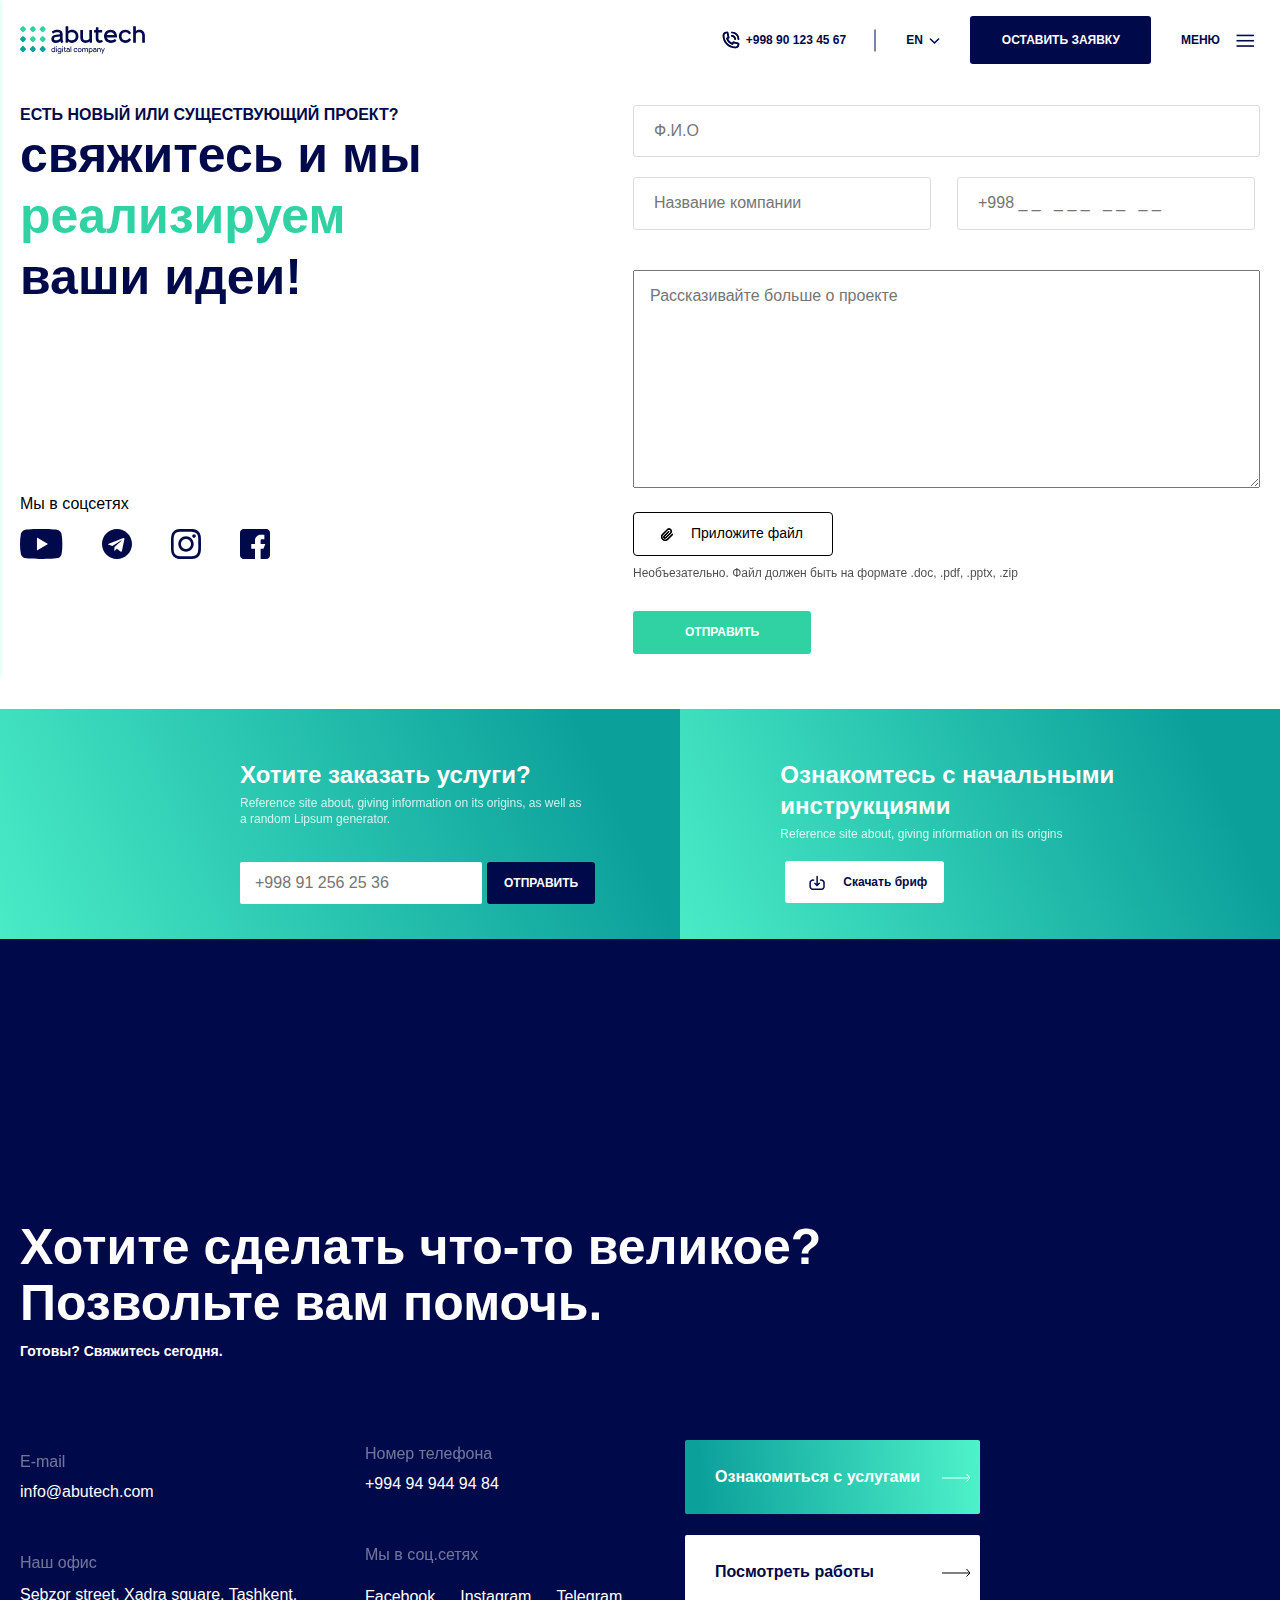
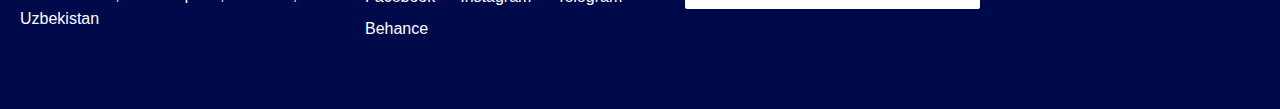
<file: contact.html>
<!DOCTYPE html>
<html lang="en">

<head>
  <meta charset="UTF-8">
  <meta http-equiv="X-UA-Compatible" content="IE=edge">
  <meta name="viewport" content="width=device-width, initial-scale=1.0">
  <title>Contact us</title>
  <link rel="shortcut icon" href="./images/logo.svg">
  <link rel="stylesheet" href="./css/main.css">
</head>

<body>
  <header class="site-header header">
    <div class="container">
      <div class="header__wrapper header">
        <a href="index.html">
          <img class="header__logo" src="./images/logo.svg" alt="site logo" width="125" height="27"
            aria-label="Site-logo">
        </a>
        <a class="header__phone-number" href="tel:+998901234567">+998 90 123 45 67</a>
        <p class="header__choose-language">EN</p>
        <a class="header__button site-button" href="contact.html">оставить заявку</a>
        <p class="header__menu">меню</p>

        <nav class="header__nav">

          <input class="header__nav-input" type="checkbox" id="check">
          <label class="header__checkbtn" for="check">
            <img class="header__burger-img" src="./images/header-burger.svg" alt="header-burger" width="17" height="11"
              aria-label="header burger">
          </label>

          <ul class="header__list">

            <li class="header__menu-text-wrapper">
              <a href="index.html">
                <img class="header__logo menu-logo menu-logo-res" src="./images/logo.svg" alt="site logo" width="179"
                  height="39" aria-label="Site-logo">
              </a>

              <p class="header__menu-text">закрыть</p>
              <label class="header__checkbtn" for="check">
                <img class="header__menu-icon-back" src="./images/menu-icon-back.svg" alt="header-burger" width="17"
                  height="11" aria-label="header burger">
              </label>

            </li>

            <li>
              <a href="index.html">
                <img class="header__logo menu-logo" src="./images/logo.svg" alt="site logo" width="179" height="39"
                  aria-label="Site-logo">
              </a>
            </li>

            <li class="header__item-language language">
              <p class="language__text">en</p>
              <p class="language__text language__text--active">ru</p>
              <p class="language__text">eng</p>
            </li>

            <li class="header__item">
              <a class="header__item-link" href="index.html">Главная</a>
            </li>

            <!-- <li class="header__item">
              <a class="header__item-link" href="#">О нас</a>
            </li>

            <li class="header__item">
              <a class="header__item-link" href="#">Сервисы</a>
            </li> -->

            <li class="header__item">
              <a class="header__item-link" href="resources.html">Ресурсы</a>
            </li>

            <li class="header__item">
              <a class="header__item-link" href="project.html">Проекты</a>
            </li>

            <li class="header__item">
              <a class="header__item-link" href="contact.html">Контакты</a>
            </li>

            <li>
              <a class="header__button site-button menu-button" href="contact.html">оставить заявку</a>
            </li>

            <li class="header__menu-footer footer-menu">
              <p class="footer-menu__text">Номер телефона</p>
              <a class="footer-menu__contact" href="tel:+994949449484 ">+994 94 944 94 84</a>
              <p class="footer-menu__media-text">Мы в соц.сетях</p>

              <div class="footer-menu__media-wrapper">
                <a class="footer-menu__media-wrapper-link" href="#">facebook</a>
                <a class="footer-menu__media-wrapper-link" href="#">instagram</a>
                <a class="footer-menu__media-wrapper-link" href="#">linkedin</a>
                <a class="footer-menu__media-wrapper-link" href="#">behance</a>
              </div>
            </li>

          </ul>
        </nav>

      </div>
    </div>
  </header>

  <main>
    <!-- FORM SECTION -->

    <section class="form-section form">
      <div class="container">
        <div class="form__wrapper wrapper">
          <div class="wrapper__left left">
            <p class="left__upper-title">есть новый или существующий проект?</p>
            <h2 class="left__title">свяжитесь и мы <span class="left__title-part">реализируем</span> ваши идеи!</h2>

            <div class="wrapper__right wrapper__right-res right">
              <form action="https://echo.htmlacademy.ru" method="POST">
                <input class="right__name-input" type="text" name="name_surname-patronymic" placeholder="Ф.И.О" required>
  
                <div class="right__input-wrapper">
                  <input class="right__company-input" type="text" name="Name_company" placeholder="Название компании" required>
                  <input class="right__company-phone-num right__company-input" type="tel" name="phone_number" placeholder="+998 _ _   _ _ _   _ _   _ _" required>
                </div>
  
                <textarea class="right__textaria" name="messega" placeholder="Рассказивайте больше о проекте" cols="7" rows="10"></textarea>
  
                <input id="file" type="file" placeholder="Приложите файл">
                <label class="right__file-btn" for="file">Приложите файл</label>
  
                <p class="right__file-text">Необъезательно. Файл должен быть на формате .doc, .pdf, .pptx, .zip</p>
  
                <button class="right__form-button" type="submit">отправить</button>
              </form>
            </div>

            <div class="left__madia-block media">
              <p class="media__title">Мы в соцсетях</p>
              <ul class="media__list">
                <li class="media__item">
                  <a href="https://www.youtube.com/results?search_query=abutech+digital">
                    <svg class="media__item-icon" width="43" height="30" viewBox="0 0 43 30" fill="none" xmlns="http://www.w3.org/2000/svg">
                      <path
                        d="M41.4164 4.28649L41.4693 4.63237C40.9575 2.81649 39.5758 1.41532 37.8199 0.905318L37.7828 0.896494C34.4811 2.41925e-05 21.1946 2.43883e-05 21.1946 2.43883e-05C21.1946 2.43883e-05 7.94169 -0.0176228 4.6064 0.896494C2.81699 1.41532 1.43346 2.81649 0.930518 4.59531L0.921695 4.63237C-0.311833 11.0753 -0.320657 18.8171 0.976401 25.7153L0.921695 25.3659C1.43346 27.1818 2.81522 28.5829 4.5711 29.0929L4.60816 29.1018C7.90639 30 21.1964 30 21.1964 30C21.1964 30 34.4475 30 37.7846 29.1018C39.5758 28.5829 40.9593 27.1818 41.4622 25.4029L41.4711 25.3659C42.0322 22.3694 42.3534 18.9212 42.3534 15.3988C42.3534 15.27 42.3534 15.1394 42.3517 15.0088C42.3534 14.8888 42.3534 14.7459 42.3534 14.603C42.3534 11.0788 42.0322 7.63061 41.4164 4.28649ZM16.9558 21.4429V8.57296L28.0134 15.0177L16.9558 21.4429Z"
                        fill="#00094A" />
                    </svg>
                  </a>
                </li>

                <li class="media__item">
                  <a href="#">
                    <svg class="media__item-icon" width="30" height="30" viewBox="0 0 30 30" fill="none" xmlns="http://www.w3.org/2000/svg">
                      <path
                        d="M15 30C23.2863 30 30 23.2863 30 15C30 6.71375 23.2863 0 15 0C6.71375 0 0 6.71375 0 15C0 23.2863 6.71375 30 15 30ZM6.86375 14.675L21.3263 9.09875C21.9975 8.85625 22.5837 9.2625 22.3662 10.2775L22.3675 10.2762L19.905 21.8775C19.7225 22.7 19.2337 22.9 18.55 22.5125L14.8 19.7487L12.9912 21.4913C12.7912 21.6913 12.6225 21.86 12.235 21.86L12.5013 18.0438L19.4513 11.765C19.7537 11.4987 19.3837 11.3488 18.985 11.6138L10.3963 17.0212L6.69375 15.8663C5.89 15.6112 5.8725 15.0625 6.86375 14.675Z"
                        fill="#00094A" />
                    </svg>
                  </a>
                </li>

                <li class="media__item">
                  <a href="#">
                    <svg class="media__item-icon" width="30" height="30" viewBox="0 0 30 30" fill="none" xmlns="http://www.w3.org/2000/svg">
                      <path
                        d="M15.005 7.29663C10.7514 7.29663 7.30768 10.7441 7.30768 14.994C7.30768 19.2477 10.7551 22.6914 15.005 22.6914C19.2587 22.6914 22.7024 19.2439 22.7024 14.994C22.7024 10.7403 19.255 7.29663 15.005 7.29663ZM15.005 19.9902C12.2438 19.9902 10.0089 17.7539 10.0089 14.994C10.0089 12.234 12.2451 9.99783 15.005 9.99783C17.765 9.99783 20.0012 12.234 20.0012 14.994C20.0025 17.7539 17.7662 19.9902 15.005 19.9902Z"
                        fill="#00094A" />
                      <path
                        d="M21.1849 0.0942317C18.425 -0.0345161 11.5888 -0.0282662 8.82638 0.0942317C6.39892 0.20798 4.25771 0.794219 2.53149 2.52044C-0.35346 5.40539 0.0152838 9.29282 0.0152838 14.994C0.0152838 20.8289 -0.30971 24.6263 2.53149 27.4675C5.42769 30.3625 9.37137 29.9837 15.005 29.9837C20.7849 29.9837 22.7799 29.9875 24.8236 29.1962C27.6023 28.1175 29.6998 25.6338 29.9048 21.1726C30.0348 18.4114 30.0273 11.5765 29.9048 8.81408C29.6573 3.54792 26.8311 0.354227 21.1849 0.0942317ZM25.5536 25.5588C23.6624 27.45 21.0387 27.2813 14.9688 27.2813C8.71888 27.2813 6.21268 27.3738 4.38396 25.54C2.27774 23.4438 2.65899 20.0776 2.65899 14.974C2.65899 8.06784 1.95025 3.09418 8.88138 2.73919C10.4739 2.68294 10.9426 2.66419 14.9513 2.66419L15.0075 2.70169C21.6687 2.70169 26.8948 2.0042 27.2086 8.93408C27.2798 10.5153 27.2961 10.9903 27.2961 14.9927C27.2948 21.1701 27.4123 23.6913 25.5536 25.5588Z"
                        fill="#00094A" />
                      <path
                        d="M23.0073 8.79159C24.0007 8.79159 24.8061 7.98628 24.8061 6.99287C24.8061 5.99947 24.0007 5.19415 23.0073 5.19415C22.0139 5.19415 21.2086 5.99947 21.2086 6.99287C21.2086 7.98628 22.0139 8.79159 23.0073 8.79159Z"
                        fill="#00094A" />
                    </svg>
                  </a>
                </li>

                <li class="media__item">
                  <a href="#">
                    <svg class="media__item-icon" width="30" height="30" viewBox="0 0 30 30" fill="none" xmlns="http://www.w3.org/2000/svg">
                      <path d="M3.75 30H15V19.6875H11.25V15H15V11.25C15 8.1425 17.5175 5.625 20.625 5.625H24.375V10.3125H22.5C21.465 10.3125 20.625 10.215 20.625 11.25V15H25.3125L23.4375 19.6875H20.625V30H26.25C28.3175 30 30 28.3175 30 26.25V3.75C30 1.68125 28.3175 0 26.25 0H3.75C1.68125 0 0 1.68125 0 3.75V26.25C0 28.3175 1.68125 30 3.75 30Z" fill="#00094A"/>
                      </svg>
                  </a>
                </li>
              </ul>
            </div>

          </div>
          <div class="wrapper__right right">
            <form action="https://echo.htmlacademy.ru" method="POST">
              <input class="right__name-input" type="text" name="name_surname-patronymic" placeholder="Ф.И.О" required>

              <div class="right__input-wrapper">
                <input class="right__company-input" type="text" name="Name_company" placeholder="Название компании" required>
                <input class="right__company-phone-num right__company-input" type="tel" name="phone_number" placeholder="+998 _ _   _ _ _   _ _   _ _" required>
              </div>

              <textarea class="right__textaria" name="messega" placeholder="Рассказивайте больше о проекте" cols="7" rows="10"></textarea>

              <input id="file" type="file" placeholder="Приложите файл">
              <label class="right__file-btn" for="file">Приложите файл</label>

              <p class="right__file-text">Необъезательно. Файл должен быть на формате .doc, .pdf, .pptx, .zip</p>

              <button class="right__form-button" type="submit">отправить</button>
            </form>
          </div>
        </div>
      </div>
    </section>

     <!-- ORDER SERVICE -->

     <section class="order-section order">
      <div class="order__wrapper order">

        <div class="order__block ">
          <h2 class="block__title">Хотите заказать услуги?</h2>
          <p class="block__text">Reference site about, giving information on its origins, as well as a random Lipsum
            generator.</p>

          <form class="block__form" action="https://echo.htmlacademy.ru" method="POST">
            <input class="block__input" type="tel" name="phone_number" required maxlength="12" minlength="12"
              placeholder="+998 91 256 25 36">
            <button class="block__button site-button" type="submit">отправить</button>
          </form>
          <div class="order__block-bgliner"></div>
        </div>

        <div class="order__block">
          <h2 class="block__title">Ознакомтесь с начальными
            инструкциями</h2>
          <p class="block__text">Reference site about, giving information on its origins</p>

          <button class="block__button block__button-two site-button" type="button">Скачать бриф</button>
          <div class="order__block-bgliner"></div>
        </div>

      </div>
    </section>
  </main>

  <!-- FOOTER SECTION -->

  <footer class="footer-section footer">
    <div class="container">
      <div class="footer__wrapper">
        <h2 class="foote__title">Хотите сделать что-то великое? Позвольте вам помочь.</h2>
        <p class="footer__subtitle">Готовы? Свяжитесь сегодня.</p>

        <div class="footer__contact-big-wrapper ">
          <div class="footer__contact-wrapper contact">

            <div class="contact__mini-wrapper">

              <div>
                <span class="contact__title">E-mail</span>
                <a class="contact__email" href="mailto:info@abutech.com">info@abutech.com</a>
              </div>

              <div>
                <span class="contact__title contact__title-responsive">Номер телефона</span>
                <a class="contact__email contact__email-responsive" href="tel:+994949449484">+994 94 944 94 84 </a>
              </div>

            </div>
            <span class="contact__title">Наш офис</span>
            <a class="contact__location-place" href="#">Sebzor street, Xadra square, Tashkent, Uzbekistan</a>

          </div>

          <div class="footer__contact-wrapper contact">
            <span class="contact__title">Номер телефона</span>
            <a class="contact__email" href="tel:+994949449484">+994 94 944 94 84 </a>

            <span class="contact__title">Мы в соц.сетях</span>
            <ul class="contact__list">
              <li class="contact__item">
                <a class="contact__item-link" href="#">Facebook</a>
              </li>

              <li class="contact__item">
                <a class="contact__item-link" href="#">Instagram</a>
              </li>

              <li class="contact__item">
                <a class="contact__item-link" href="#">Telegram</a>
              </li>

              <li class="contact__item">
                <a class="contact__item-link" href="#">Behance</a>
              </li>
            </ul>
          </div>

          <div class="contact__button-wrpper">
            <a class="contact__button" href="#">Ознакомиться с услугами</a>
            <a class="contact__button " href="#">Посмотреть работы</a>
            <span class="contact__title contact__title-res">Мы в соц.сетях</span>
            <ul class="contact__list contact__list-res">
              <li class="contact__item">
                <a class="contact__item-link" href="#">Facebook</a>
              </li>

              <li class="contact__item">
                <a class="contact__item-link" href="#">Instagram</a>
              </li>

              <li class="contact__item">
                <a class="contact__item-link" href="#">Telegram</a>
              </li>

              <li class="contact__item">
                <a class="contact__item-link" href="#">Behance</a>
              </li>
            </ul>
          </div>
        </div>
      </div>
    </div>
  </footer>

</body>
</html>
</file>
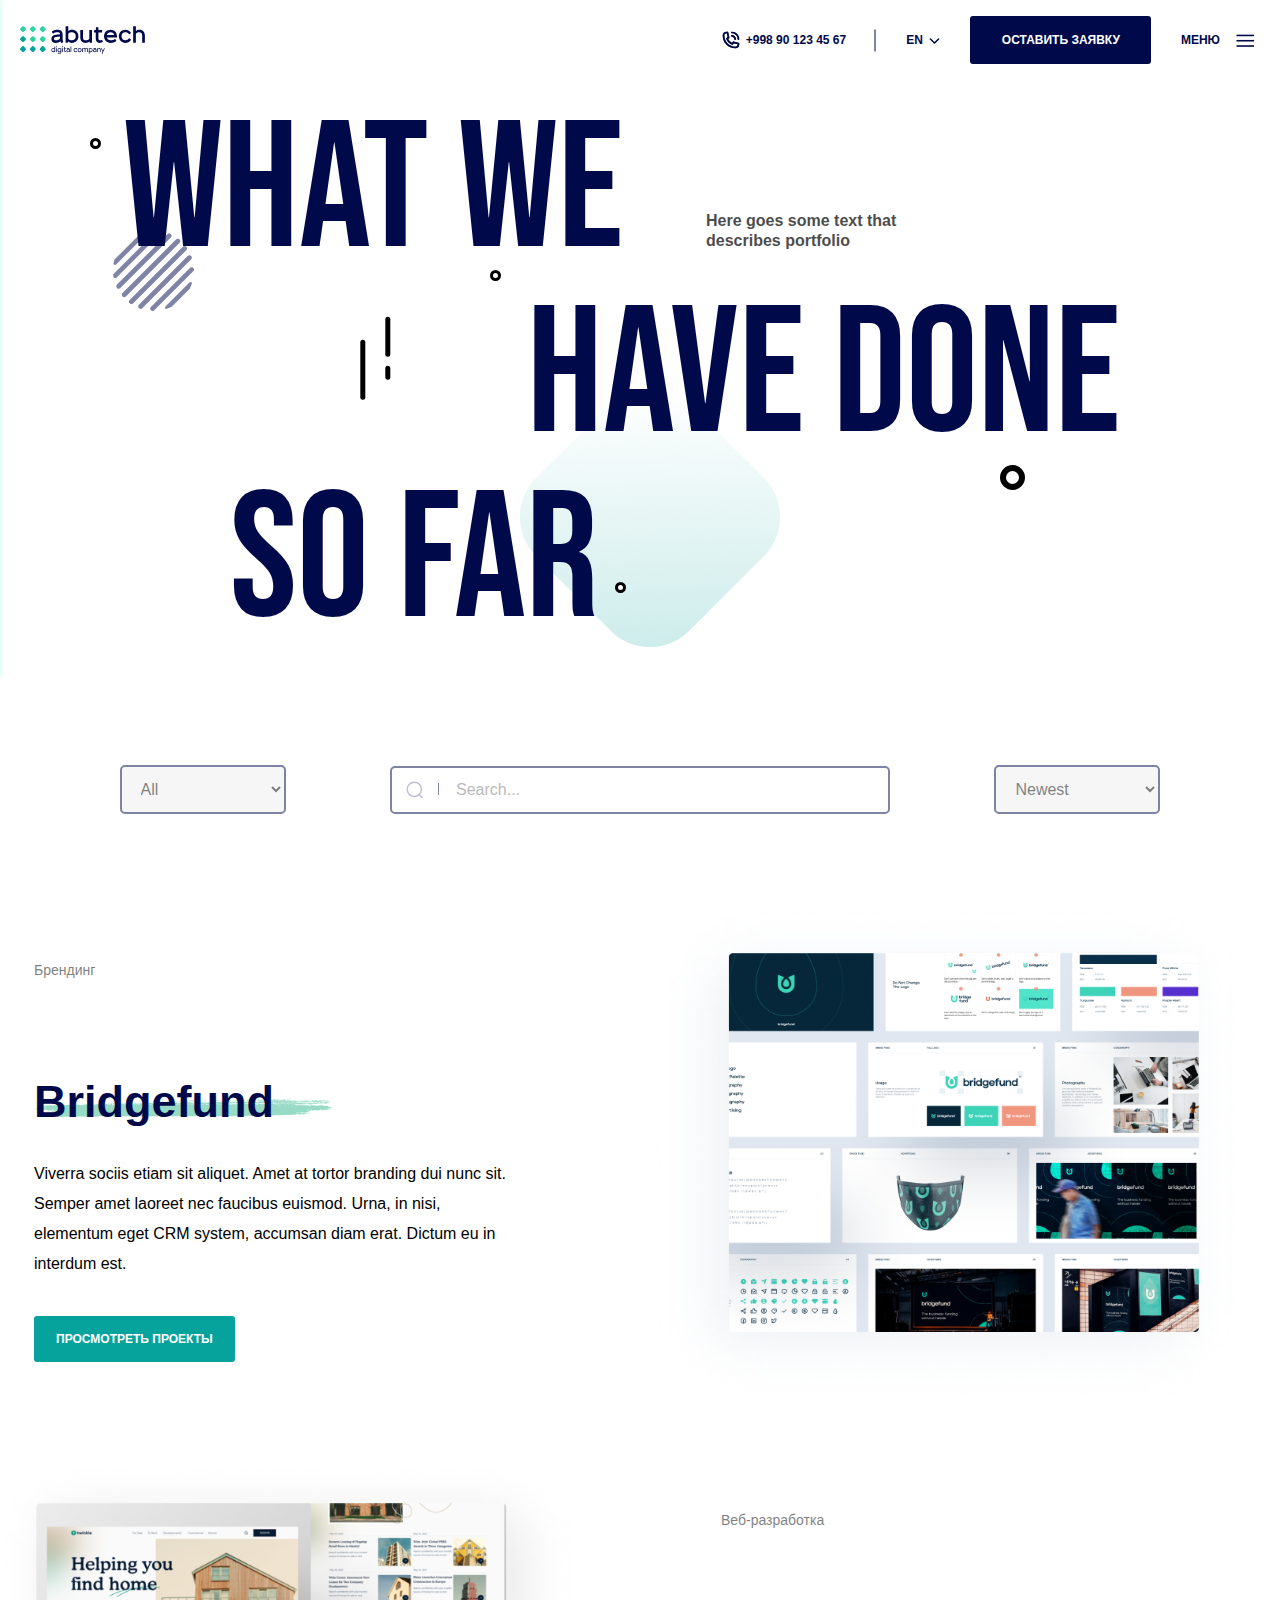
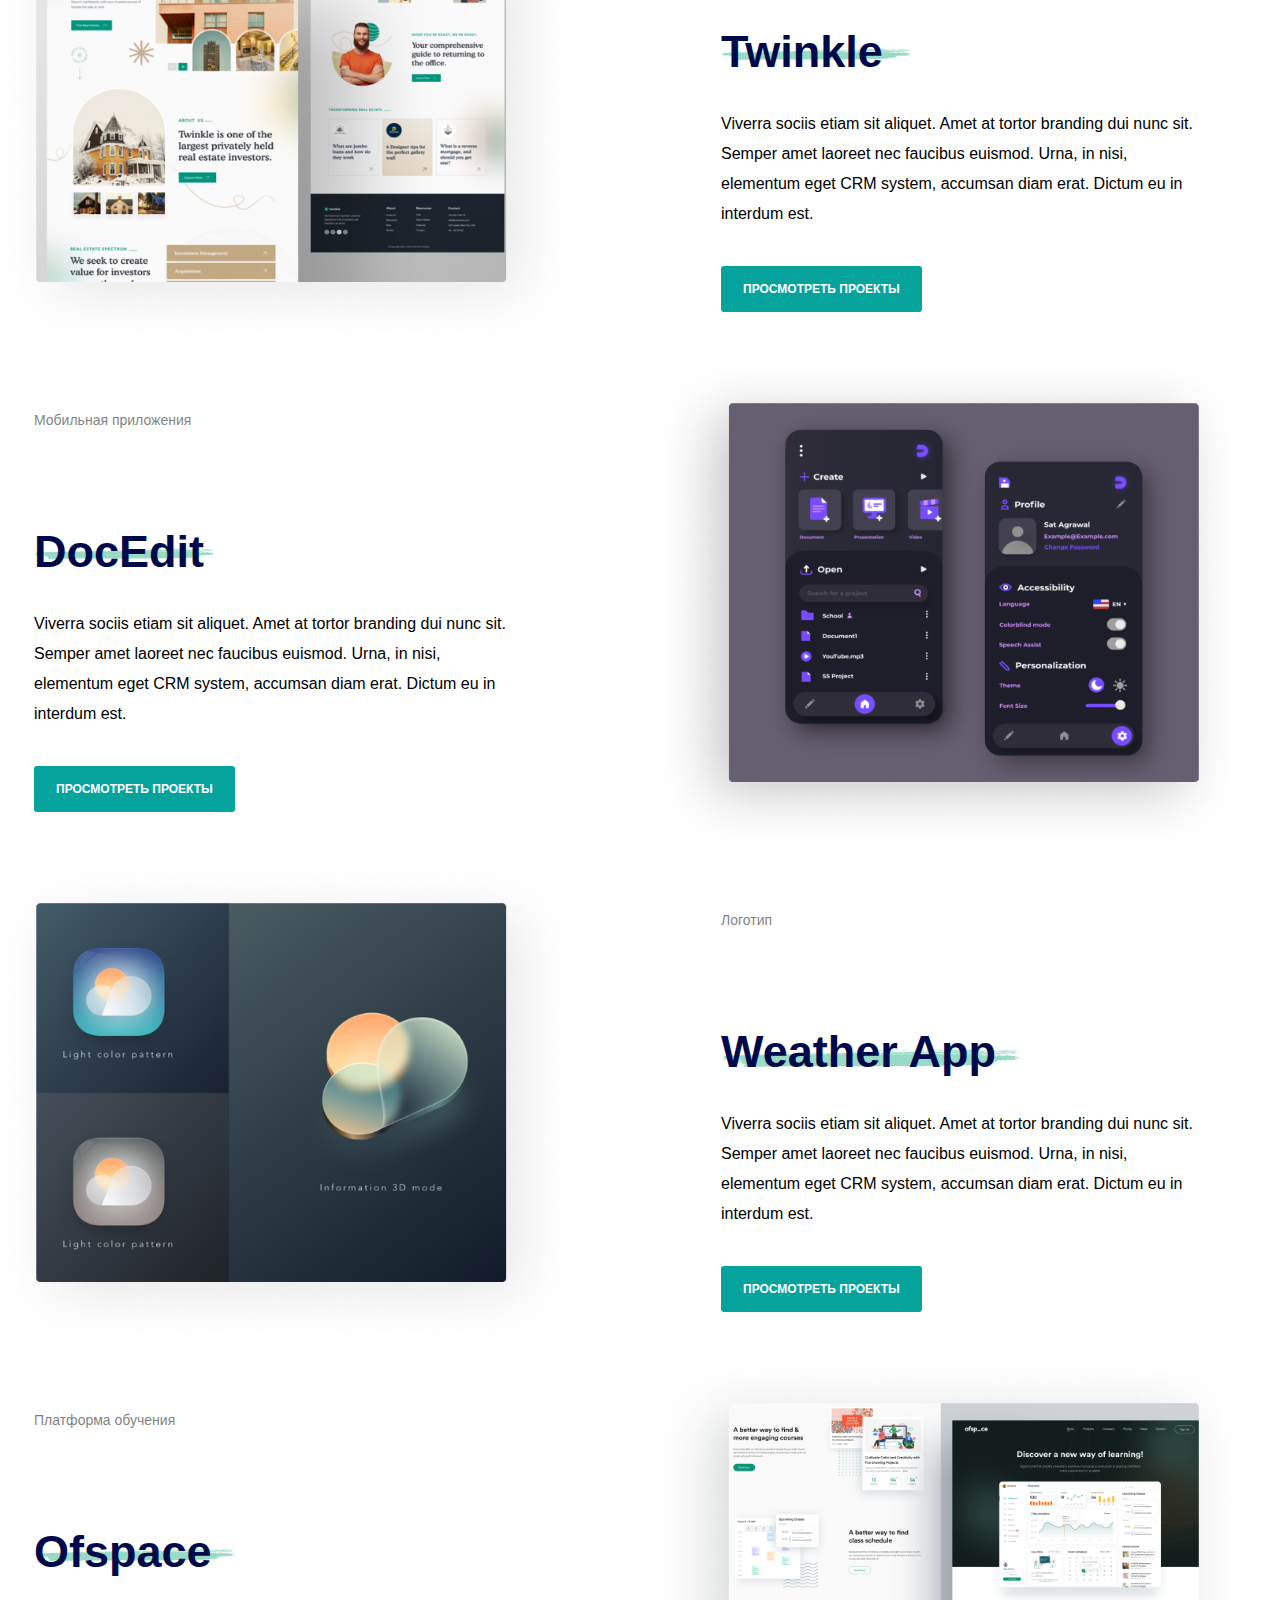
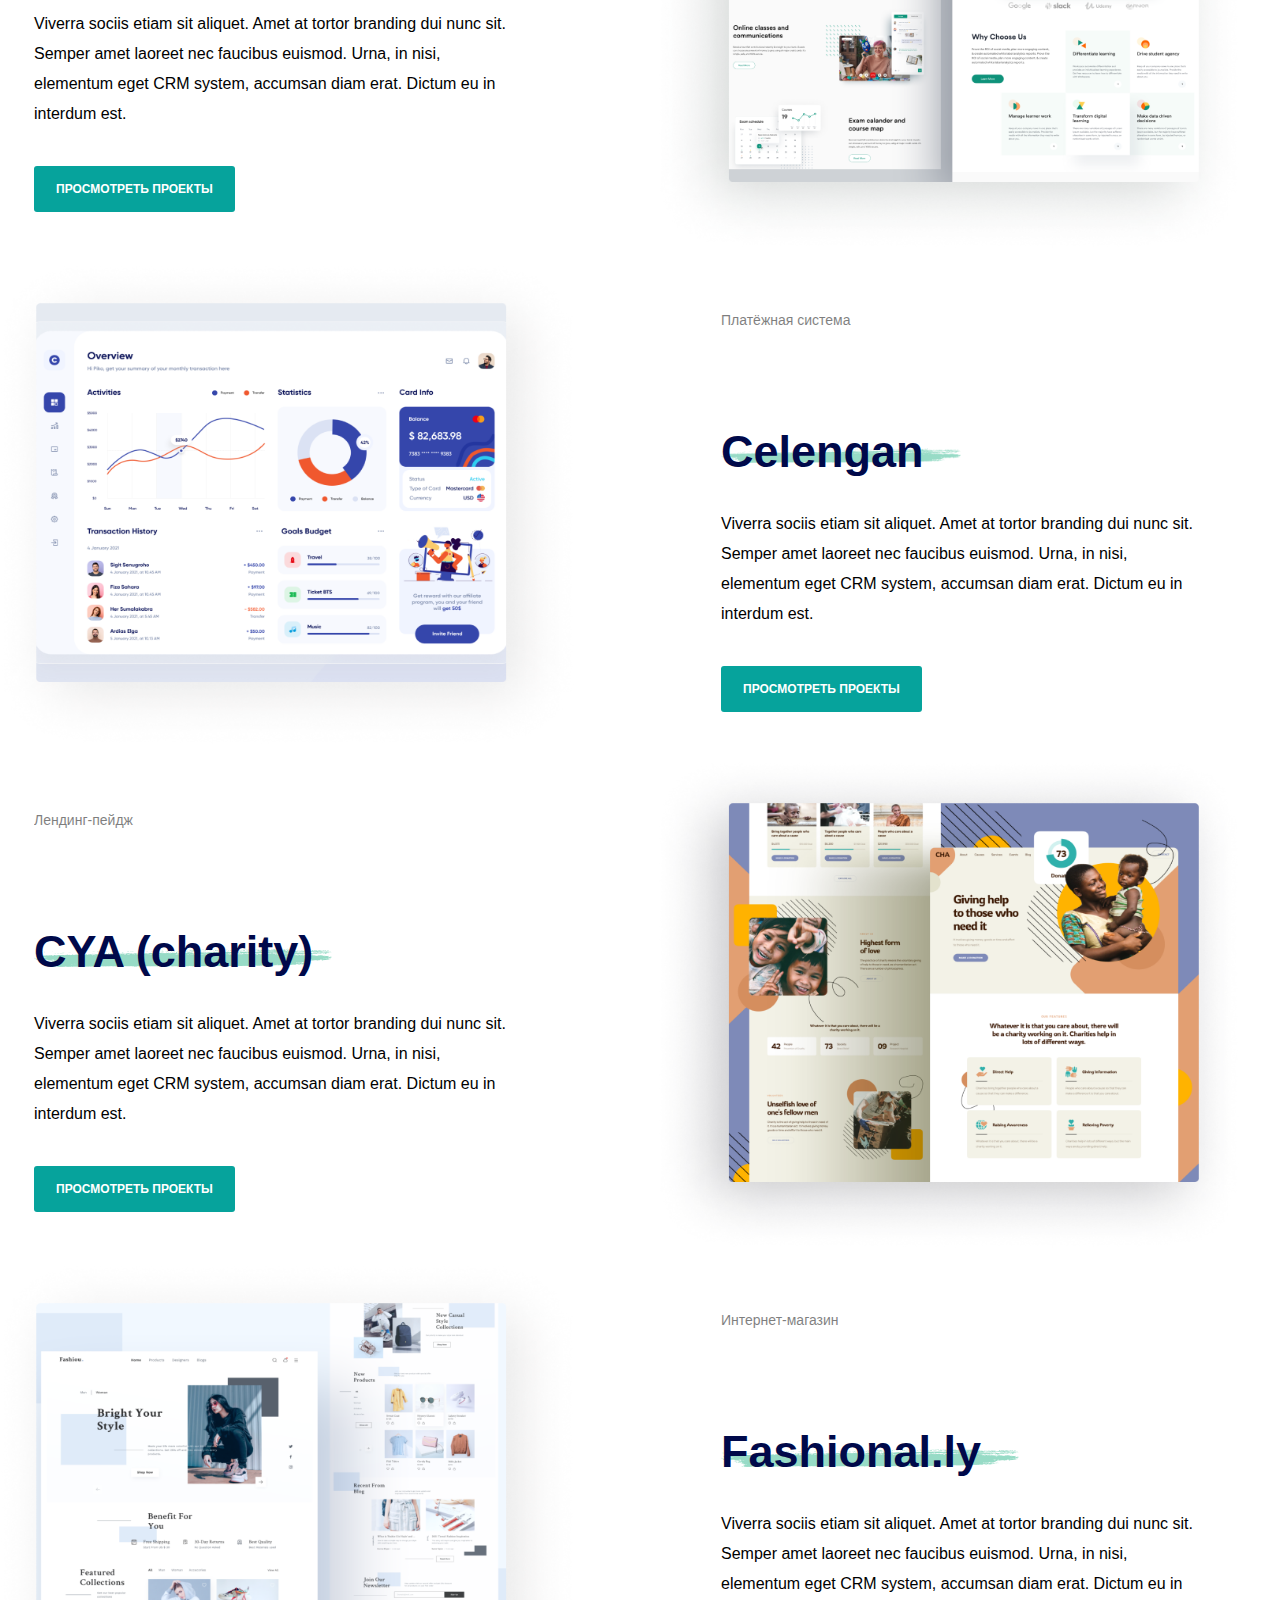
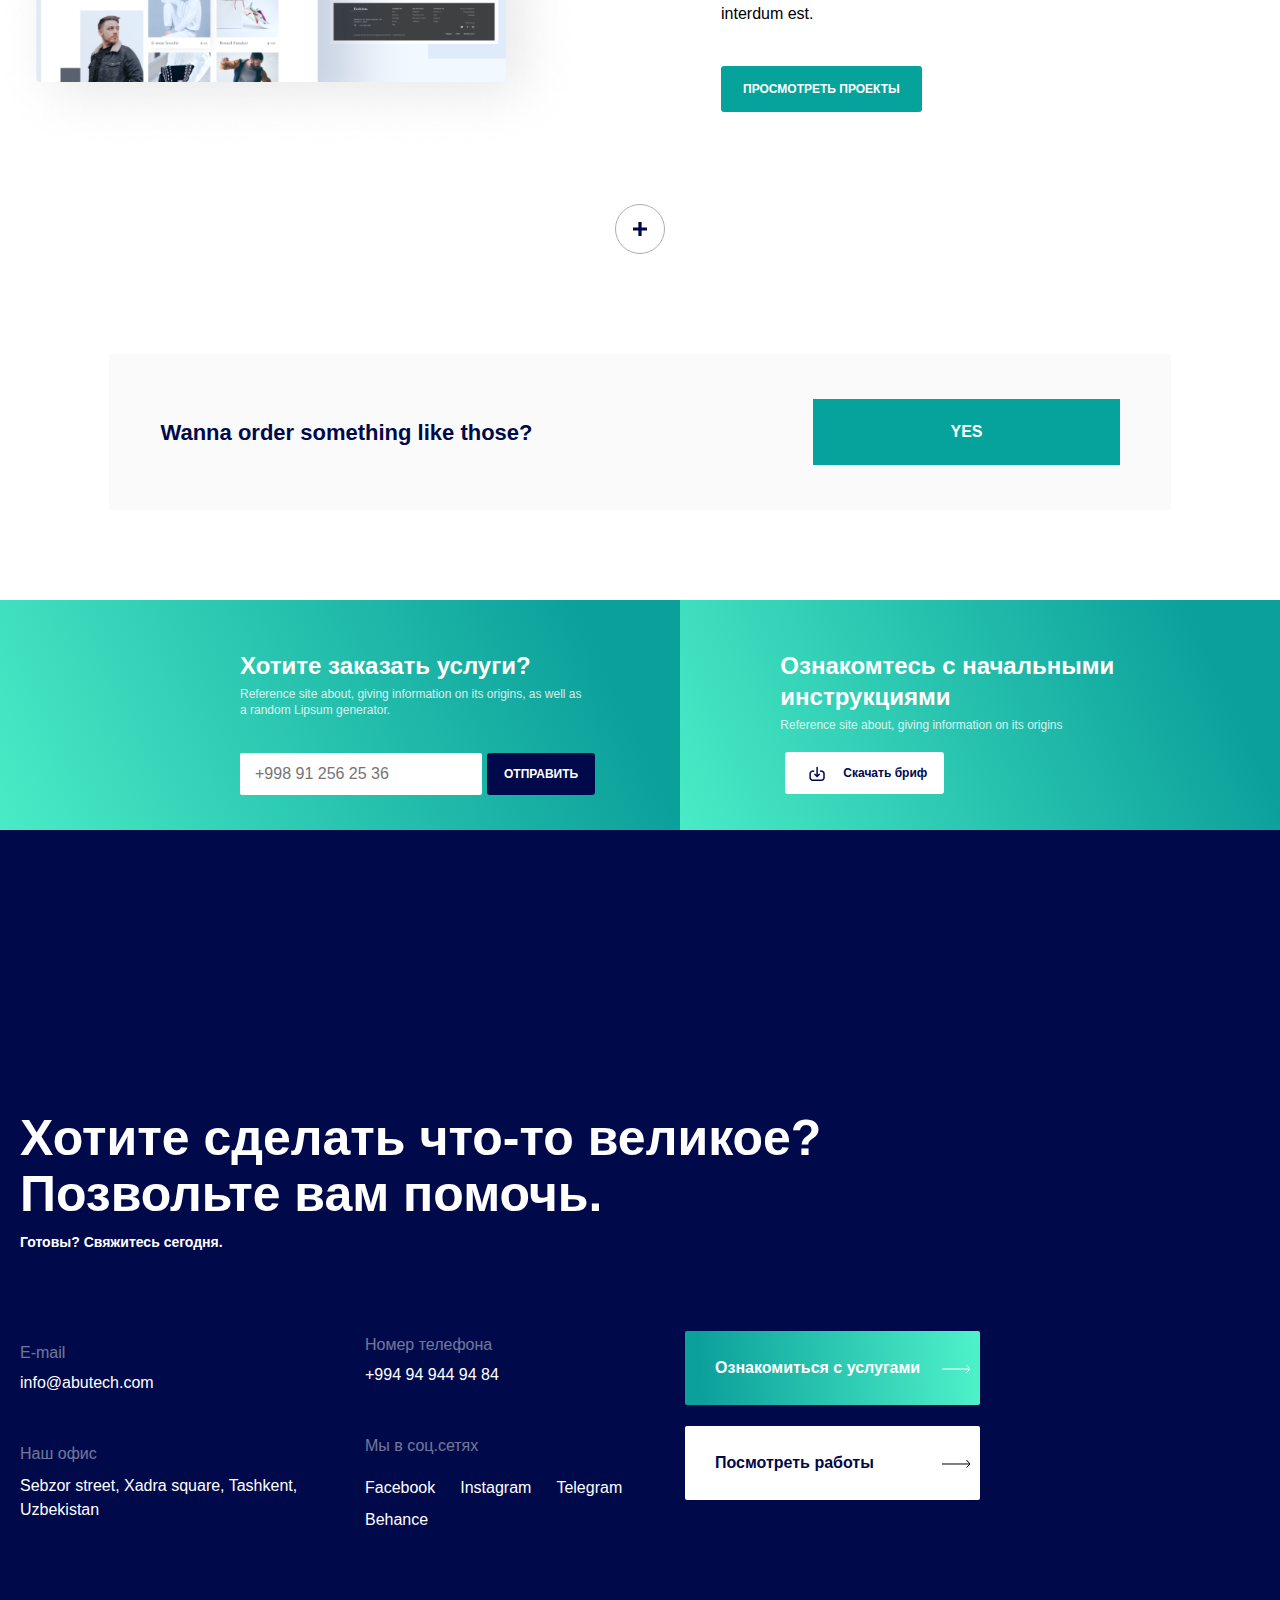
<file: project.html>
<!DOCTYPE html>
<html lang="en">

<head>
  <meta charset="UTF-8">
  <meta http-equiv="X-UA-Compatible" content="IE=edge">
  <meta name="viewport" content="width=device-width, initial-scale=1.0">
  <title>projects</title>
  <link rel="stylesheet" href="./css/main.css">
  <link rel="shortcut icon" href="./images/logo.svg">
</head>

<body>
  <!-- SITE HEADER SECTION` -->

  <header class="site-header header">
    <div class="container">
      <div class="header__wrapper header">
        <a href="index.html">
          <img class="header__logo" src="./images/logo.svg" alt="site logo" width="125" height="27"
            aria-label="Site-logo">
        </a>
        <a class="header__phone-number" href="tel:+998901234567">+998 90 123 45 67</a>
        <p class="header__choose-language">EN</p>
        <a class="header__button site-button" href="contact.html">оставить заявку</a>
        <p class="header__menu">меню</p>

        <nav class="header__nav">

          <input class="header__nav-input" type="checkbox" id="check">
          <label class="header__checkbtn" for="check">
            <img class="header__burger-img" src="./images/header-burger.svg" alt="header-burger" width="17" height="11"
              aria-label="header burger">
          </label>

          <ul class="header__list">

            <li class="header__menu-text-wrapper">
              <a href="index.html">
                <img class="header__logo menu-logo menu-logo-res" src="./images/logo.svg" alt="site logo" width="179"
                  height="39" aria-label="Site-logo">
              </a>

              <p class="header__menu-text">закрыть</p>
              <label class="header__checkbtn" for="check">
                <img class="header__menu-icon-back" src="./images/menu-icon-back.svg" alt="header-burger" width="17"
                  height="11" aria-label="header burger">
              </label>

            </li>

            <li>
              <a href="index.html">
                <img class="header__logo menu-logo" src="./images/logo.svg" alt="site logo" width="179" height="39"
                  aria-label="Site-logo">
              </a>
            </li>

            <li class="header__item-language language">
              <p class="language__text">en</p>
              <p class="language__text language__text--active">ru</p>
              <p class="language__text">eng</p>
            </li>

            <li class="header__item">
              <a class="header__item-link" href="index.html">Главная</a>
            </li>

            <!-- <li class="header__item">
              <a class="header__item-link" href="#">О нас</a>
            </li>

            <li class="header__item">
              <a class="header__item-link" href="#">Сервисы</a>
            </li> -->

            <li class="header__item">
              <a class="header__item-link" href="resources.html">Ресурсы</a>
            </li>

            <li class="header__item">
              <a class="header__item-link" href="project.html">Проекты</a>
            </li>

            <li class="header__item">
              <a class="header__item-link" href="contact.html">Контакты</a>
            </li>

            <li>
              <a class="header__button site-button menu-button" href="contact.html">оставить заявку</a>
            </li>

            <li class="header__menu-footer footer-menu">
              <p class="footer-menu__text">Номер телефона</p>
              <a class="footer-menu__contact" href="tel:+994949449484 ">+994 94 944 94 84</a>
              <p class="footer-menu__media-text">Мы в соц.сетях</p>

              <div class="footer-menu__media-wrapper">
                <a class="footer-menu__media-wrapper-link" href="#">facebook</a>
                <a class="footer-menu__media-wrapper-link" href="#">instagram</a>
                <a class="footer-menu__media-wrapper-link" href="#">linkedin</a>
                <a class="footer-menu__media-wrapper-link" href="#">behance</a>
              </div>
            </li>

          </ul>
        </nav>

      </div>
    </div>
  </header>

  <main>
    <section class="resource-section resource-intro-section resource">
      <div class="container">
        <div class="resource__wrapper">
          <div class="resource__title-wrapper resource__title-intro-wrapper">
            <h2 class="resource__title resource__intro-title">
              <span class="resource__title-part-one">What we</span>
              <span class="resource__title-part-two resource__intro-title-part-two">Have done</span>
              <span class="resource__title-part-three resource__intro-title-part-three">so far</span>
            </h2>
            <img class="resource__img resource__intro-img" src="./images/works-intro-bgimg.png" alt="intro-img"
              width="260" height="260" aria-hidden="true">
            <img class="resource__intro-img-two" src="./images/works-intro-bgimg-two.png" alt="intro-bgimg" width="81"
              height="81" aria-hidden="true">
            <p class="resource__subtitle resource__intro-subtitle">Here goes some text that describes portfolio</p>
            <div class="resource__line-wrapper resource__intro-line-wrapper line">
              <span class="line__one"></span>
              <span class="line__two"></span>
              <span class="line__three"></span>
            </div>
          </div>
        </div>
      </div>
    </section>
    <!-- SEARCH SECTION -->
    <section class="brand-section">
      <div class="container">
        <div class="brand__wrapper">

          <div class="brand__search-wrapper">
            <form class="brand__form" action="https://echo.htmlacademy.ru" method="POST">
              <select class="brand__select" name="type_of_projects">
                <option value="All" selected>All</option>
                <option value="Brands">Brands</option>
                <option value="Mobile Apps">Mobile Apps</option>
                <option value="Learning platform">Learning platform</option>
                <option value="Landing Page">Landing Page</option>
              </select>
              <input class="brand__search-aria" type="search" name="searching-brands" placeholder="Search...">
              <select class="brand__select brand__select-two" name="type_of_projects">
                <option value="Newest" selected>Newest</option>
                <option value="Web development">Web development</option>
                <option value="Logo">Logo</option>
                <option value="Payment system">Payment system</option>
                <option value="Online store">Online store</option>
              </select>
            </form>
          </div>

          <ul class="brand__list">
            <li class="brand__item">
              <div class="brand__item-left">
                <p class="brand__item-upper-title">Брендинг</p>
                <p class="brand__item-title">Bridgefund</p>
                <img class="brand__item-img-res" src="./images/brend-section-img.png" alt="brand-img"
                  width="596" height="500">

                <p class="brand__item-text">Viverra sociis etiam sit aliquet. Amet at tortor branding dui nunc sit.
                  Semper amet laoreet nec faucibus euismod. Urna, in nisi, elementum eget CRM system, accumsan diam
                  erat. Dictum eu in interdum est. </p>
                <a class="brand__item-btn" href="#">просмотреть проекты</a>
              </div>

              <img class="brand__item-img" src="./images/brend-section-img.png" alt="brand-img" width="596"
                height="500">
            </li>

            <li class="brand__item">
              <div class="brand__item-left">
                <p class="brand__item-upper-title">Веб-разработка</p>
                <p class="brand__item-title">Twinkle</p>
                <img class="brand__item-img-res" src="/images/brend-section-img-two.png" alt="brand-img"
                  width="596" height="500">

                <p class="brand__item-text">Viverra sociis etiam sit aliquet. Amet at tortor branding dui nunc sit.
                  Semper amet laoreet nec faucibus euismod. Urna, in nisi, elementum eget CRM system, accumsan diam
                  erat. Dictum eu in interdum est. </p>
                <a class="brand__item-btn" href="#">просмотреть проекты</a>
              </div>

              <img class="brand__item-img" src="/images/brend-section-img-two.png" alt="brand-img" width="596"
                height="500">
            </li>

            <li class="brand__item">
              <div class="brand__item-left">
                <p class="brand__item-upper-title">Мобильная приложения</p>
                <p class="brand__item-title">DocEdit</p>
                <img class="brand__item-img-res" src="./images/brend-section-img-three.png"
                  alt="brand-img" width="596" height="500">

                <p class="brand__item-text">Viverra sociis etiam sit aliquet. Amet at tortor branding dui nunc sit.
                  Semper amet laoreet nec faucibus euismod. Urna, in nisi, elementum eget CRM system, accumsan diam
                  erat. Dictum eu in interdum est. </p>
                <a class="brand__item-btn" href="#">просмотреть проекты</a>
              </div>

              <img class="brand__item-img" src="./images/brend-section-img-three.png" alt="brand-img" width="596"
                height="500">
            </li>

            <li class="brand__item">
              <div class="brand__item-left">
                <p class="brand__item-upper-title">Логотип</p>
                <p class="brand__item-title">Weather App</p>
                <img class="brand__item-img-res" src="./images/brend-section-img-four.png"
                  alt="brand-img" width="596" height="500">
                <p class="brand__item-text">Viverra sociis etiam sit aliquet. Amet at tortor branding dui nunc sit.
                  Semper amet laoreet nec faucibus euismod. Urna, in nisi, elementum eget CRM system, accumsan diam
                  erat. Dictum eu in interdum est. </p>
                <a class="brand__item-btn" href="#">просмотреть проекты</a>
              </div>

              <img class="brand__item-img" src="./images/brend-section-img-four.png" alt="brand-img" width="596"
                height="500">
            </li>

            <li class="brand__item">
              <div class="brand__item-left">
                <p class="brand__item-upper-title">Платформа обучения</p>
                <p class="brand__item-title">Ofspace</p>
                <img class="brand__item-img-res" src="./images/brend-section-img-five.png"
                  alt="brand-img" width="596" height="500">

                <p class="brand__item-text">Viverra sociis etiam sit aliquet. Amet at tortor branding dui nunc sit.
                  Semper amet laoreet nec faucibus euismod. Urna, in nisi, elementum eget CRM system, accumsan diam
                  erat. Dictum eu in interdum est. </p>
                <a class="brand__item-btn" href="#">просмотреть проекты</a>
              </div>

              <img class="brand__item-img" src="./images/brend-section-img-five.png" alt="brand-img" width="596"
                height="500">
            </li>

            <li class="brand__item">
              <div class="brand__item-left">
                <p class="brand__item-upper-title">Платёжная система</p>
                <p class="brand__item-title">Celengan</p>
                <img class="brand__item-img-res" src="./images/brend-section-img-six.png" alt="brand-img" width="596"
                  height="500">

                <p class="brand__item-text">Viverra sociis etiam sit aliquet. Amet at tortor branding dui nunc sit.
                  Semper amet laoreet nec faucibus euismod. Urna, in nisi, elementum eget CRM system, accumsan diam
                  erat. Dictum eu in interdum est. </p>
                <a class="brand__item-btn" href="#">просмотреть проекты</a>
              </div>

              <img class="brand__item-img" src="./images/brend-section-img-six.png" alt="brand-img" width="596"
                height="500">
            </li>

            <li class="brand__item">
              <div class="brand__item-left">
                <p class="brand__item-upper-title">Лендинг-пейдж</p>
                <p class="brand__item-title">CYA (charity)</p>
                <img class="brand__item-img-res" src="./images/brend-section-img-seven.png" alt="brand-img" width="596"
                height="500">

                <p class="brand__item-text">Viverra sociis etiam sit aliquet. Amet at tortor branding dui nunc sit.
                  Semper amet laoreet nec faucibus euismod. Urna, in nisi, elementum eget CRM system, accumsan diam
                  erat. Dictum eu in interdum est. </p>
                <a class="brand__item-btn" href="#">просмотреть проекты</a>
              </div>

              <img class="brand__item-img" src="./images/brend-section-img-seven.png" alt="brand-img" width="596"
                height="500">
            </li>

            <li class="brand__item">
              <div class="brand__item-left">
                <p class="brand__item-upper-title">Интернет-магазин</p>
                <p class="brand__item-title">Fashional.ly</p>
                <img class="brand__item-img-res" src="./images/brend-section-eight-img.png" alt="brand-img" width="596"
                height="500">

                <p class="brand__item-text">Viverra sociis etiam sit aliquet. Amet at tortor branding dui nunc sit.
                  Semper amet laoreet nec faucibus euismod. Urna, in nisi, elementum eget CRM system, accumsan diam
                  erat. Dictum eu in interdum est. </p>
                <a class="brand__item-btn" href="#">просмотреть проекты</a>
              </div>

              <img class="brand__item-img" src="./images/brend-section-eight-img.png" alt="brand-img" width="596"
                height="500">
            </li>
          </ul>
          <a href="#">
            <img class="about__plus-icon" src="./images/service-plus-icon.svg" alt="plus icon" width="50" height="50">
          </a>

          <div class="brand__footer">
            <p class="brand__footer-text">Wanna order something like those?</p>
            <a class="brand__footer-btn" href="#">yes</a>
          </div>

        </div>
      </div>
    </section>

     <!-- ORDER SERVICE -->

    <section class="order-section order">
      <div class="order__wrapper order">

        <div class="order__block ">
          <h2 class="block__title">Хотите заказать услуги?</h2>
          <p class="block__text">Reference site about, giving information on its origins, as well as a random Lipsum
            generator.</p>

          <form class="block__form" action="https://echo.htmlacademy.ru" method="POST">
            <input class="block__input" type="tel" name="phone_number" required maxlength="13" minlength="13"
              placeholder="+998 91 256 25 36">
            <button class="block__button site-button" type="submit">отправить</button>
          </form>
          <div class="order__block-bgliner"></div>
        </div>

        <div class="order__block">
          <h2 class="block__title">Ознакомтесь с начальными
            инструкциями</h2>
          <p class="block__text">Reference site about, giving information on its origins</p>

          <button class="block__button block__button-two site-button" type="button">Скачать бриф</button>
          <div class="order__block-bgliner"></div>
        </div>

      </div>
    </section>
  </main>

    <!-- FOOTER SECTION -->

    <footer class="footer-section footer">
      <div class="container">
        <div class="footer__wrapper">
          <h2 class="foote__title">Хотите сделать что-то великое? Позвольте вам помочь.</h2>
          <p class="footer__subtitle">Готовы? Свяжитесь сегодня.</p>
  
          <div class="footer__contact-big-wrapper ">
            <div class="footer__contact-wrapper contact">
  
              <div class="contact__mini-wrapper">
  
                <div>
                  <span class="contact__title">E-mail</span>
                  <a class="contact__email" href="mailto:info@abutech.com">info@abutech.com</a>
                </div>
  
                <div>
                  <span class="contact__title contact__title-responsive">Номер телефона</span>
                  <a class="contact__email contact__email-responsive" href="tel:+994949449484">+994 94 944 94 84 </a>
                </div>
  
              </div>
              <span class="contact__title">Наш офис</span>
              <a class="contact__location-place" href="#">Sebzor street, Xadra square, Tashkent, Uzbekistan</a>
  
            </div>
  
            <div class="footer__contact-wrapper contact">
              <span class="contact__title">Номер телефона</span>
              <a class="contact__email" href="tel:+994949449484">+994 94 944 94 84 </a>
  
              <span class="contact__title">Мы в соц.сетях</span>
              <ul class="contact__list">
                <li class="contact__item">
                  <a class="contact__item-link" href="#">Facebook</a>
                </li>
  
                <li class="contact__item">
                  <a class="contact__item-link" href="#">Instagram</a>
                </li>
  
                <li class="contact__item">
                  <a class="contact__item-link" href="#">Telegram</a>
                </li>
  
                <li class="contact__item">
                  <a class="contact__item-link" href="#">Behance</a>
                </li>
              </ul>
            </div>
  
            <div class="contact__button-wrpper">
              <a class="contact__button" href="#">Ознакомиться с услугами</a>
              <a class="contact__button " href="#">Посмотреть работы</a>
              <span class="contact__title contact__title-res">Мы в соц.сетях</span>
              <ul class="contact__list contact__list-res">
                <li class="contact__item">
                  <a class="contact__item-link" href="#">Facebook</a>
                </li>
  
                <li class="contact__item">
                  <a class="contact__item-link" href="#">Instagram</a>
                </li>
  
                <li class="contact__item">
                  <a class="contact__item-link" href="#">Telegram</a>
                </li>
  
                <li class="contact__item">
                  <a class="contact__item-link" href="#">Behance</a>
                </li>
              </ul>
            </div>
          </div>
        </div>
      </div>
    </footer>

</body>

</html>
</file>
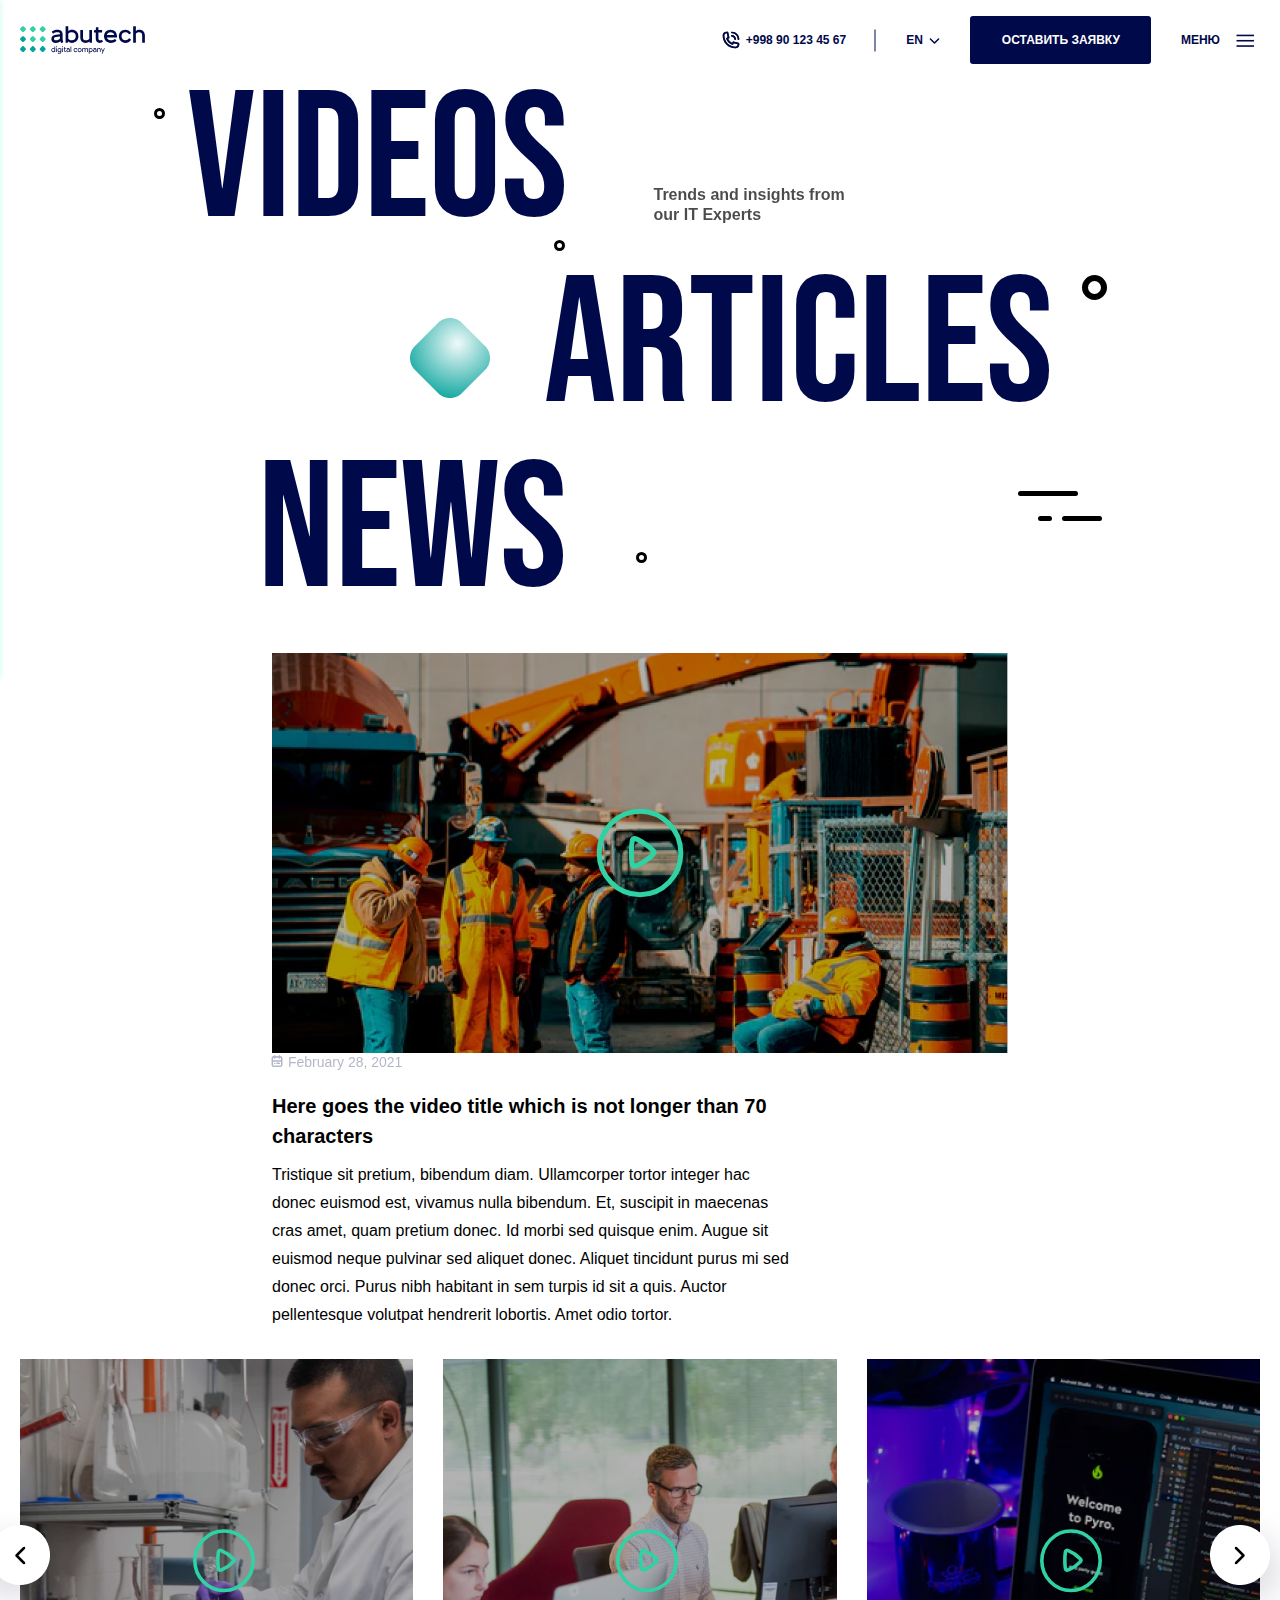
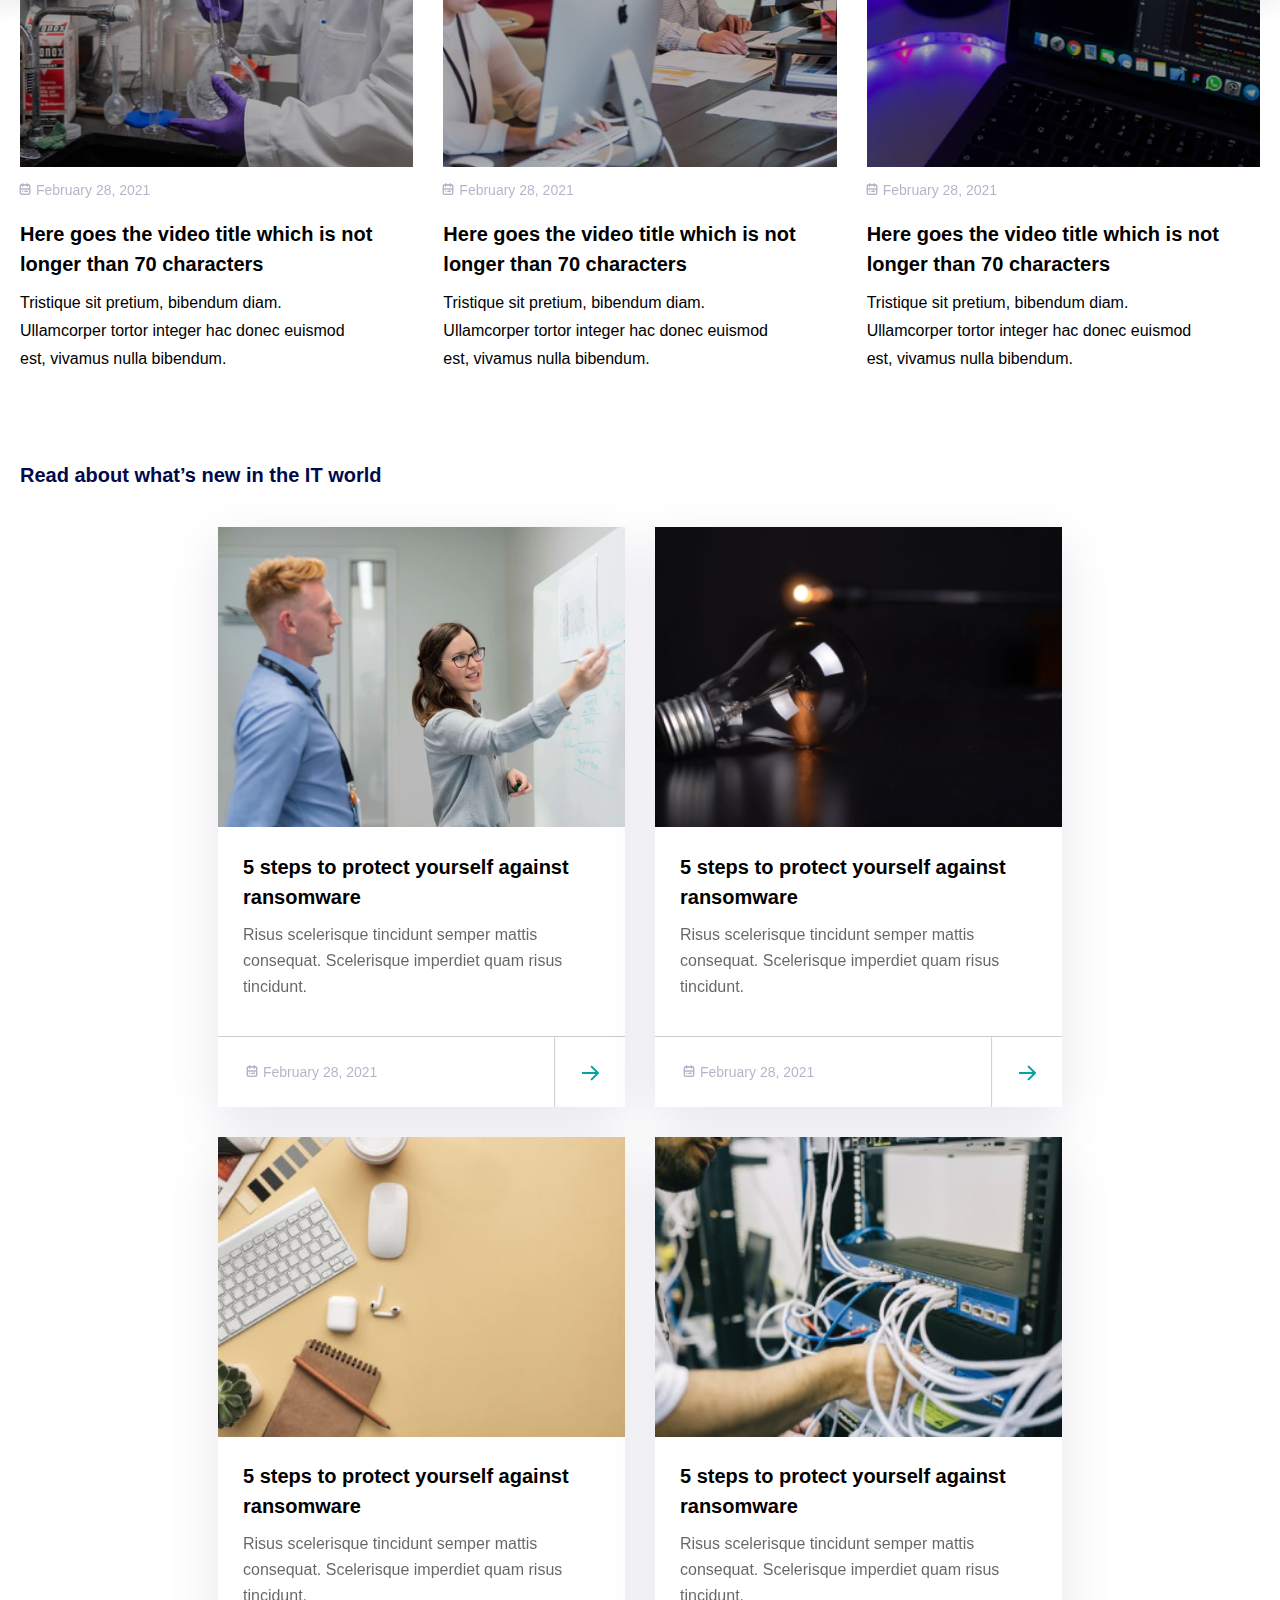
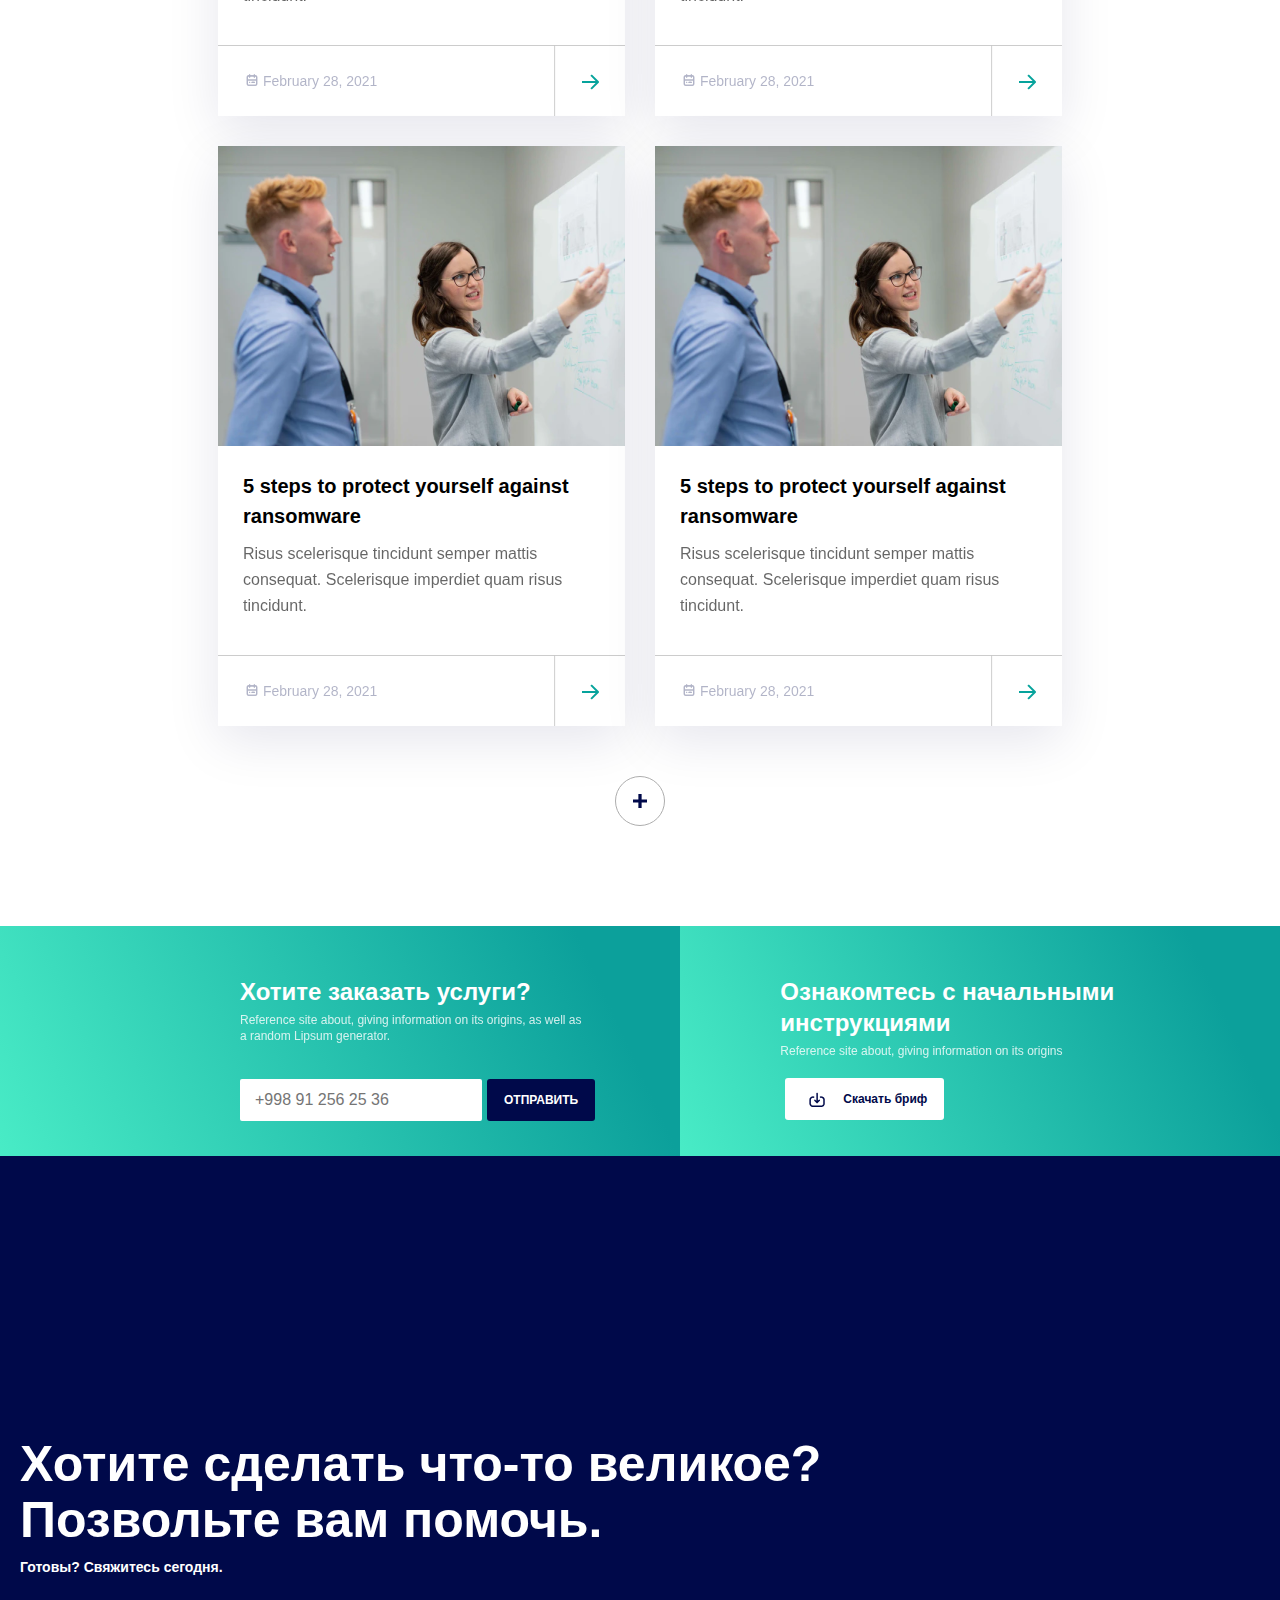
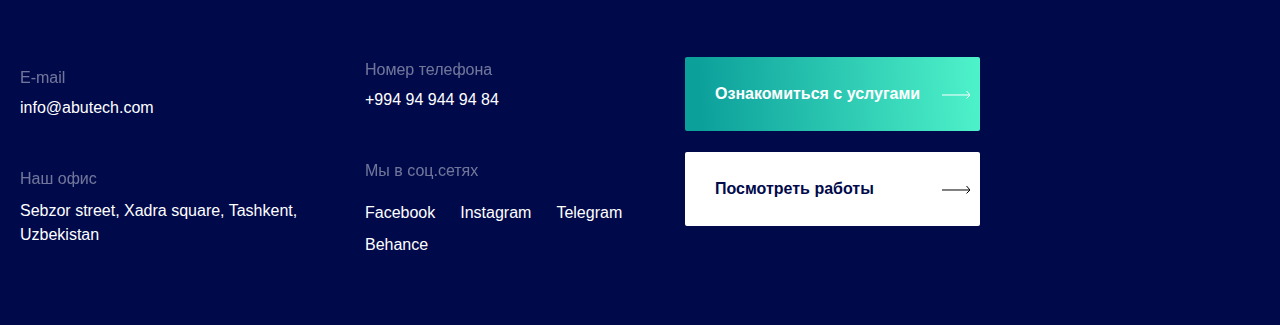
<file: resources.html>
<!DOCTYPE html>
<html lang="en">
<head>
  <meta charset="UTF-8">
  <meta http-equiv="X-UA-Compatible" content="IE=edge">
  <meta name="viewport" content="width=device-width, initial-scale=1.0">
  <title>Resources</title>
  <link rel="stylesheet" href="./css/main.css">
  <link rel="shortcut icon" href="./images/logo.svg">
</head>
<body>
  <!-- SITE HEADER SECTION -->

  <header class="site-header header">
    <div class="container">
      <div class="header__wrapper header">
        <a href="index.html">
          <img class="header__logo" src="./images/logo.svg" alt="site logo" width="125" height="27"
            aria-label="Site-logo">
        </a>
        <a class="header__phone-number" href="tel:+998901234567">+998 90 123 45 67</a>
        <p class="header__choose-language">EN</p>
        <a class="header__button site-button" href="contact.html">оставить заявку</a>
        <p class="header__menu">меню</p>

        <nav class="header__nav">

          <input class="header__nav-input" type="checkbox" id="check">
          <label class="header__checkbtn" for="check">
            <img class="header__burger-img" src="./images/header-burger.svg" alt="header-burger" width="17" height="11"
              aria-label="header burger">
          </label>

          <ul class="header__list">

            <li class="header__menu-text-wrapper">
              <a href="index.html">
                <img class="header__logo menu-logo menu-logo-res" src="./images/logo.svg" alt="site logo" width="179"
                  height="39" aria-label="Site-logo">
              </a>

              <p class="header__menu-text">закрыть</p>
              <label class="header__checkbtn" for="check">
                <img class="header__menu-icon-back" src="./images/menu-icon-back.svg" alt="header-burger" width="17"
                  height="11" aria-label="header burger">
              </label>

            </li>

            <li>
              <a href="index.html">
                <img class="header__logo menu-logo" src="./images/logo.svg" alt="site logo" width="179" height="39"
                  aria-label="Site-logo">
              </a>
            </li>

            <li class="header__item-language language">
              <p class="language__text">en</p>
              <p class="language__text language__text--active">ru</p>
              <p class="language__text">eng</p>
            </li>

            <li class="header__item">
              <a class="header__item-link" href="index.html">Главная</a>
            </li>
<!-- 
            <li class="header__item">
              <a class="header__item-link" href="#">О нас</a>
            </li>

            <li class="header__item">
              <a class="header__item-link" href="#">Сервисы</a>
            </li> -->

            <li class="header__item">
              <a class="header__item-link" href="resources.html">Ресурсы</a>
            </li>

            <li class="header__item">
              <a class="header__item-link" href="project.html">Проекты</a>
            </li>

            <li class="header__item">
              <a class="header__item-link" href="contact.html">Контакты</a>
            </li>

            <li>
              <a class="header__button site-button menu-button" href="contact.html">оставить заявку</a>
            </li>

            <li class="header__menu-footer footer-menu">
              <p class="footer-menu__text">Номер телефона</p>
              <a class="footer-menu__contact" href="tel:+994949449484 ">+994 94 944 94 84</a>
              <p class="footer-menu__media-text">Мы в соц.сетях</p>

              <div class="footer-menu__media-wrapper">
                <a class="footer-menu__media-wrapper-link" href="#">facebook</a>
                <a class="footer-menu__media-wrapper-link" href="#">instagram</a>
                <a class="footer-menu__media-wrapper-link" href="#">linkedin</a>
                <a class="footer-menu__media-wrapper-link" href="#">behance</a>
              </div>
            </li>

          </ul>
        </nav>

      </div>
    </div>
  </header>

  <main>
    <!-- RESOURCES SECTION -->

    <section class="resource-section resource">
      <div class="container">
        <div class="resource__wrapper">
          <div class="resource__title-wrapper">
            <h2 class="resource__title">
              <span class="resource__title-part-one">videos</span>
              <span class="resource__title-part-two">articles</span>
              <span class="resource__title-part-three">news</span>
            </h2>

            <img class="resource__img" src="./images/resources-intro-img.png" alt="intro-img" width="80" height="80">

            <p class="resource__subtitle">Trends and insights from our IT Experts</p>

            <div class="resource__line-wrapper line">
              <span class="line__one"></span>
              <span class="line__two"></span>
              <span class="line__three"></span>
            </div>
          </div>
        </div>
      </div>
    </section>

    <!-- PRODACT SECTION -->
    
    <section class="prodact-section prodact">
      <div class="container">
        <div class="prodact__wrapper">

          <div class="prodact__video-wrapper video">

            <div class="video__img-wrapper">
              <a class="video__img-link" href="#">
                <img class="video__img" src="./images/prodact-img.png" alt="prodact-img" width="735" height="400" >
                <span class="video__img-bgcolor"></span>
              </a>
            </div>

            <div class="video__text-wrapper">
              <span class="video__data">February 28, 2021</span>
              <h2 class="video__title">Here goes the video title which is not longer than 70 characters</h2>
              <p class="video__text">Tristique sit pretium, bibendum diam. Ullamcorper tortor integer hac donec euismod est, vivamus nulla bibendum. Et, suscipit in maecenas cras amet, quam pretium donec. Id morbi sed quisque enim. Augue sit euismod neque pulvinar sed aliquet donec. Aliquet tincidunt purus mi sed donec orci. Purus nibh habitant in sem turpis id sit a quis. Auctor pellentesque volutpat hendrerit lobortis. Amet odio tortor.</p>
            </div>
          </div>

          <ul class="prodact__list">
            <li class="prodact__item">
              <div class="prodact__item-video-wrapper">
                <a class="prodact__item-img-link" href="#">
                  <img class="prodact__item-video-img" src="./images/prodact-ul-img.png" alt="doctor-img" width="407" height="408" aria-hidden="true" >
                  <span class="prodact__item-video-img-bgcolor"></span>
                </a>
              </div>

              <span class="prodact__item-data video__data">February 28, 2021</span>
              <p class="prodact__item-title video__title">Here goes the video title which is not longer than 70 characters</p>
              <p class="prodact__item-text">Tristique sit pretium, bibendum diam. Ullamcorper tortor integer hac donec euismod est, vivamus nulla bibendum.</p>
            </li>

            <li class="prodact__item">
              <div class="prodact__item-video-wrapper">
                <a class="prodact__item-img-link" href="#">
                  <img class="prodact__item-video-img" src="./images/prodact-ul-img-two.png" alt="doctor-img" width="407" height="408" aria-hidden="true" >
                  <span class="prodact__item-video-img-bgcolor"></span>
                </a>
              </div>

              <span class="prodact__item-data video__data">February 28, 2021</span>
              <p class="prodact__item-title video__title">Here goes the video title which is not longer than 70 characters</p>
              <p class="prodact__item-text">Tristique sit pretium, bibendum diam. Ullamcorper tortor integer hac donec euismod est, vivamus nulla bibendum.</p>
            </li>

            <li class="prodact__item">
              <div class="prodact__item-video-wrapper">
                <a class="prodact__item-img-link" href="#">
                  <img class="prodact__item-video-img" src="./images/prodact-ul-img-three.png" alt="doctor-img" width="407" height="408" aria-hidden="true" >
                  <span class="prodact__item-video-img-bgcolor"></span>
                </a>
              </div>

              <span class="prodact__item-data video__data">February 28, 2021</span>
              <p class="prodact__item-title video__title">Here goes the video title which is not longer than 70 characters</p>
              <p class="prodact__item-text">Tristique sit pretium, bibendum diam. Ullamcorper tortor integer hac donec euismod est, vivamus nulla bibendum.</p>
            </li>
          </ul>
        </div>
      </div>
    </section>

    <!-- ABOUT SECTION -->

    <section class="about-section about">
      <div class="container">
        <div class="about__wrapper">
          <h2 class="about__title">Read about what’s new in the IT world</h2>
          <ul class="about__list">
            <li class="about__item">
              <img class="about__item-img" src="./images/doctors-img.png" alt="doctors-img" width="407" height="300">
              <p class="about__item-title">5 steps to protect yourself against ransomware</p>
              <p class="about__item-text">Risus scelerisque tincidunt semper mattis consequat. Scelerisque imperdiet quam risus tincidunt.</p>
              <span class="about__item-line"></span>
              <span class="about__item-line about__item-line-short"></span>
              <span class="about__item-data video__data">February 28, 2021</span>
            </li>

            <li class="about__item">
              <img class="about__item-img" src="./images/about-lamp-img.png" alt="doctors-img" width="407" height="300">
              <p class="about__item-title">5 steps to protect yourself against ransomware</p>
              <p class="about__item-text">Risus scelerisque tincidunt semper mattis consequat. Scelerisque imperdiet quam risus tincidunt.</p>
              <span class="about__item-line"></span>
              <span class="about__item-line about__item-line-short"></span>
              <span class="about__item-data video__data">February 28, 2021</span>
            </li>

            <li class="about__item">
              <img class="about__item-img" src="./images/about-desk-img.png" alt="doctors-img" width="407" height="300">
              <p class="about__item-title">5 steps to protect yourself against ransomware</p>
              <p class="about__item-text">Risus scelerisque tincidunt semper mattis consequat. Scelerisque imperdiet quam risus tincidunt.</p>
              <span class="about__item-line"></span>
              <span class="about__item-line about__item-line-short"></span>
              <span class="about__item-data video__data">February 28, 2021</span>
            </li>

            <li class="about__item">
              <img class="about__item-img" src="./images/about-internet-img.png" alt="doctors-img" width="407" height="300">
              <p class="about__item-title">5 steps to protect yourself against ransomware</p>
              <p class="about__item-text">Risus scelerisque tincidunt semper mattis consequat. Scelerisque imperdiet quam risus tincidunt.</p>
              <span class="about__item-line"></span>
              <span class="about__item-line about__item-line-short"></span>
              <span class="about__item-data video__data">February 28, 2021</span>
            </li>

            <li class="about__item">
              <img class="about__item-img" src="./images/doctors-img.png" alt="doctors-img" width="407" height="300">
              <p class="about__item-title">5 steps to protect yourself against ransomware</p>
              <p class="about__item-text">Risus scelerisque tincidunt semper mattis consequat. Scelerisque imperdiet quam risus tincidunt.</p>
              <span class="about__item-line"></span>
              <span class="about__item-line about__item-line-short"></span>
              <span class="about__item-data video__data">February 28, 2021</span>
            </li>

            <li class="about__item">
              <img class="about__item-img" src="./images/doctors-img.png" alt="doctors-img" width="407" height="300">
              <p class="about__item-title">5 steps to protect yourself against ransomware</p>
              <p class="about__item-text">Risus scelerisque tincidunt semper mattis consequat. Scelerisque imperdiet quam risus tincidunt.</p>
              <span class="about__item-line"></span>
              <span class="about__item-line about__item-line-short"></span>
              <span class="about__item-data video__data">February 28, 2021</span>
            </li>
          </ul>

          <a href="#">
            <img class="about__plus-icon" src="./images/service-plus-icon.svg" alt="plus icon" width="50" height="50">
          </a>
        </div>
      </div>
    </section>

       <!-- ORDER SERVICE -->

       <section class="order-section order">
        <div class="order__wrapper order">
  
          <div class="order__block ">
            <h2 class="block__title">Хотите заказать услуги?</h2>
            <p class="block__text">Reference site about, giving information on its origins, as well as a random Lipsum
              generator.</p>
  
            <form class="block__form" action="https://echo.htmlacademy.ru" method="POST">
              <input class="block__input" type="tel" name="phone_number" required maxlength="13" minlength="13"
                placeholder="+998 91 256 25 36">
              <button class="block__button site-button" type="submit">отправить</button>
            </form>
            <div class="order__block-bgliner"></div>
          </div>
  
          <div class="order__block">
            <h2 class="block__title">Ознакомтесь с начальными
              инструкциями</h2>
            <p class="block__text">Reference site about, giving information on its origins</p>
  
            <button class="block__button block__button-two site-button" type="button">Скачать бриф</button>
            <div class="order__block-bgliner"></div>
          </div>
  
        </div>
      </section>

  </main>

    <!-- FOOTER SECTION -->

    <footer class="footer-section footer">
      <div class="container">
        <div class="footer__wrapper">
          <h2 class="foote__title">Хотите сделать что-то великое? Позвольте вам помочь.</h2>
          <p class="footer__subtitle">Готовы? Свяжитесь сегодня.</p>
  
          <div class="footer__contact-big-wrapper ">
            <div class="footer__contact-wrapper contact">
  
              <div class="contact__mini-wrapper">
  
                <div>
                  <span class="contact__title">E-mail</span>
                  <a class="contact__email" href="mailto:info@abutech.com">info@abutech.com</a>
                </div>
  
                <div>
                  <span class="contact__title contact__title-responsive">Номер телефона</span>
                  <a class="contact__email contact__email-responsive" href="tel:+994949449484">+994 94 944 94 84 </a>
                </div>
  
              </div>
              <span class="contact__title">Наш офис</span>
              <a class="contact__location-place" href="#">Sebzor street, Xadra square, Tashkent, Uzbekistan</a>
  
            </div>
  
            <div class="footer__contact-wrapper contact">
              <span class="contact__title">Номер телефона</span>
              <a class="contact__email" href="tel:+994949449484">+994 94 944 94 84 </a>
  
              <span class="contact__title">Мы в соц.сетях</span>
              <ul class="contact__list">
                <li class="contact__item">
                  <a class="contact__item-link" href="#">Facebook</a>
                </li>
  
                <li class="contact__item">
                  <a class="contact__item-link" href="#">Instagram</a>
                </li>
  
                <li class="contact__item">
                  <a class="contact__item-link" href="#">Telegram</a>
                </li>
  
                <li class="contact__item">
                  <a class="contact__item-link" href="#">Behance</a>
                </li>
              </ul>
            </div>
  
            <div class="contact__button-wrpper">
              <a class="contact__button" href="#">Ознакомиться с услугами</a>
              <a class="contact__button " href="#">Посмотреть работы</a>
              <span class="contact__title contact__title-res">Мы в соц.сетях</span>
              <ul class="contact__list contact__list-res">
                <li class="contact__item">
                  <a class="contact__item-link" href="#">Facebook</a>
                </li>
  
                <li class="contact__item">
                  <a class="contact__item-link" href="#">Instagram</a>
                </li>
  
                <li class="contact__item">
                  <a class="contact__item-link" href="#">Telegram</a>
                </li>
  
                <li class="contact__item">
                  <a class="contact__item-link" href="#">Behance</a>
                </li>
              </ul>
            </div>
          </div>
        </div>
      </div>
    </footer>

</body>
</html>
</file>
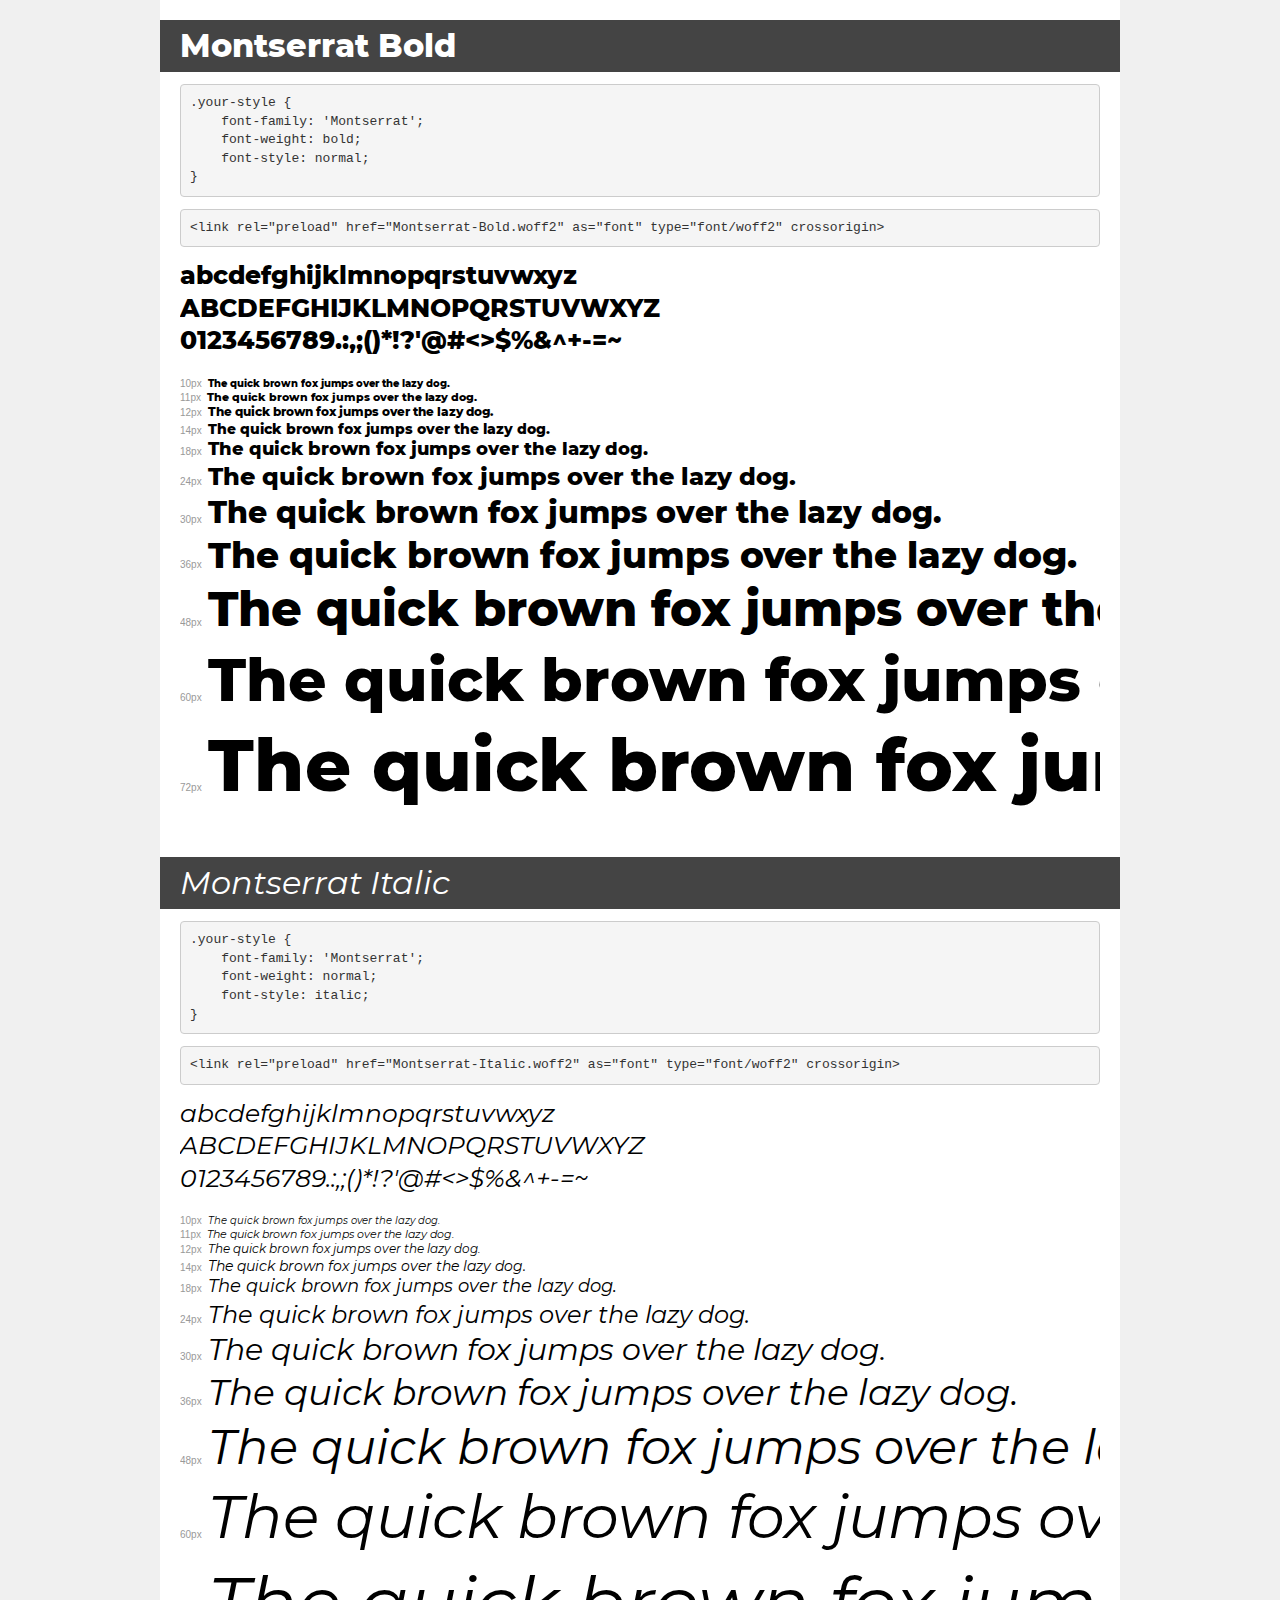
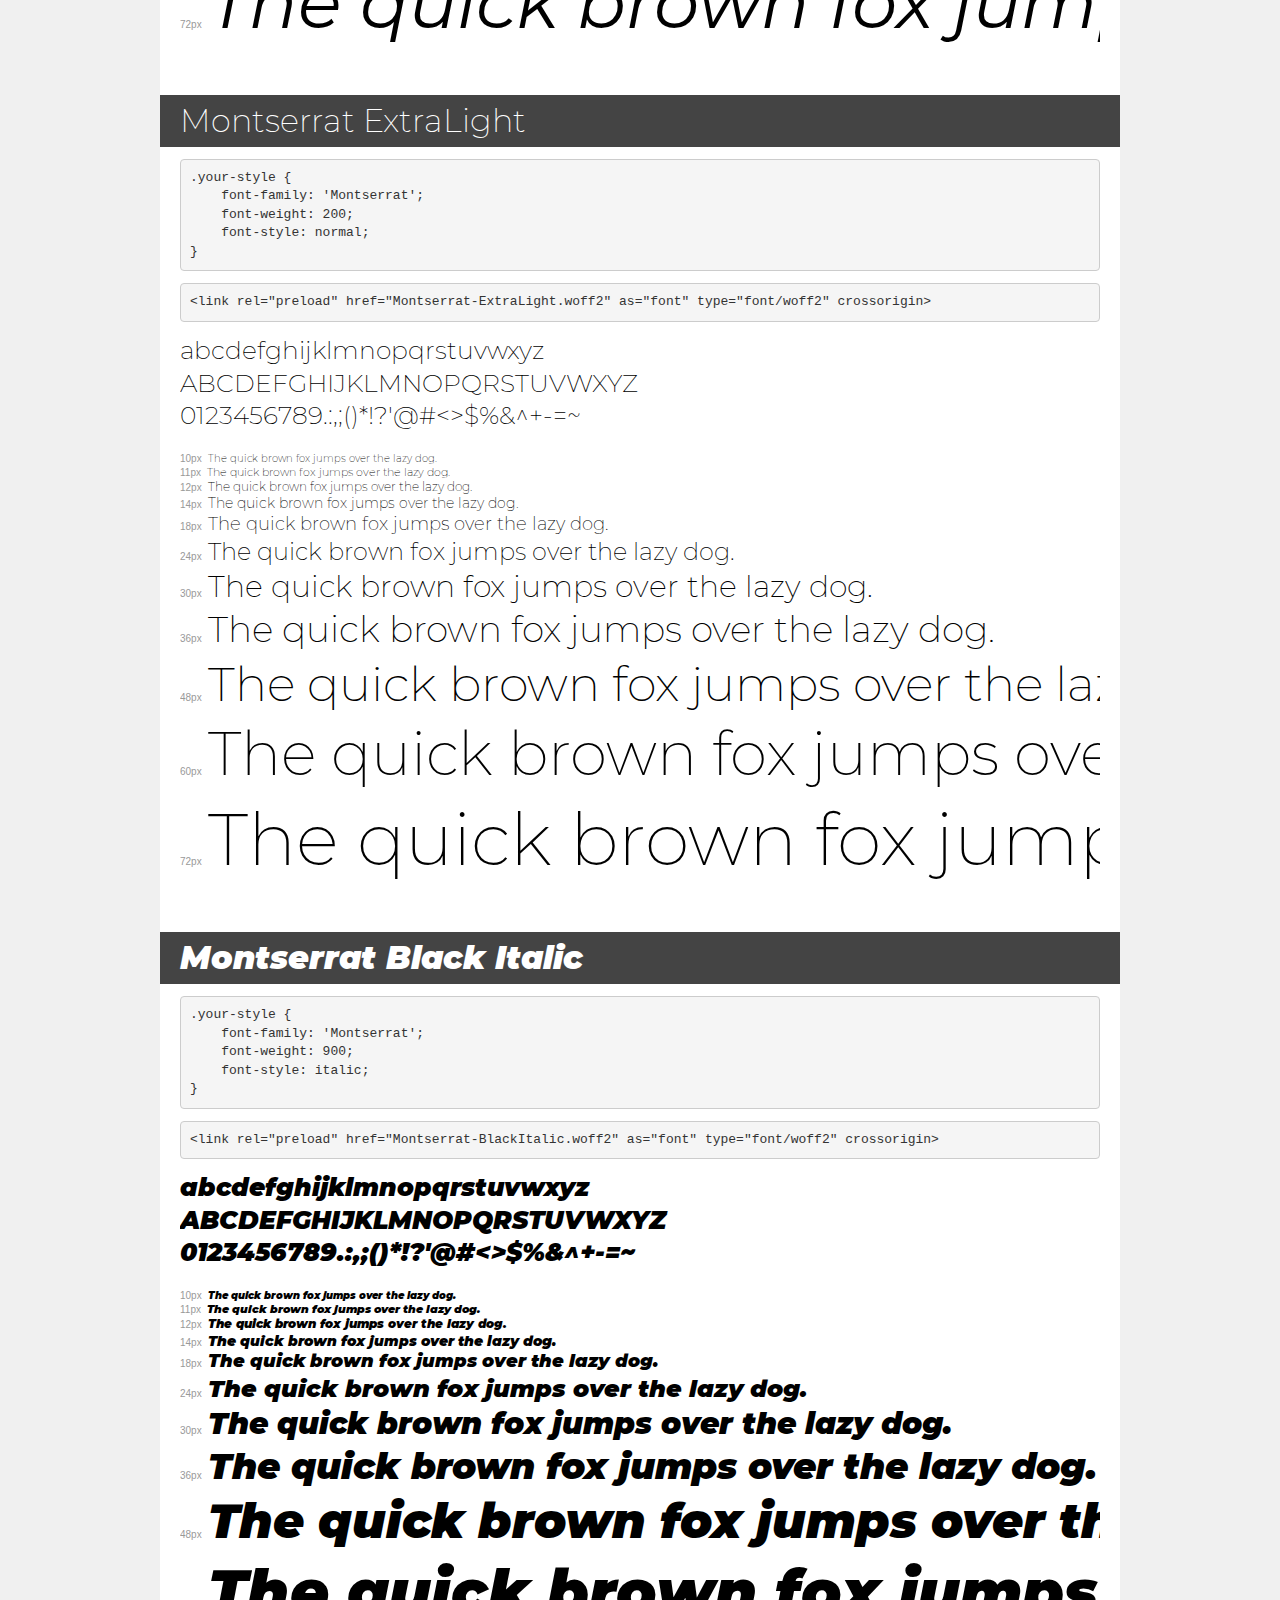
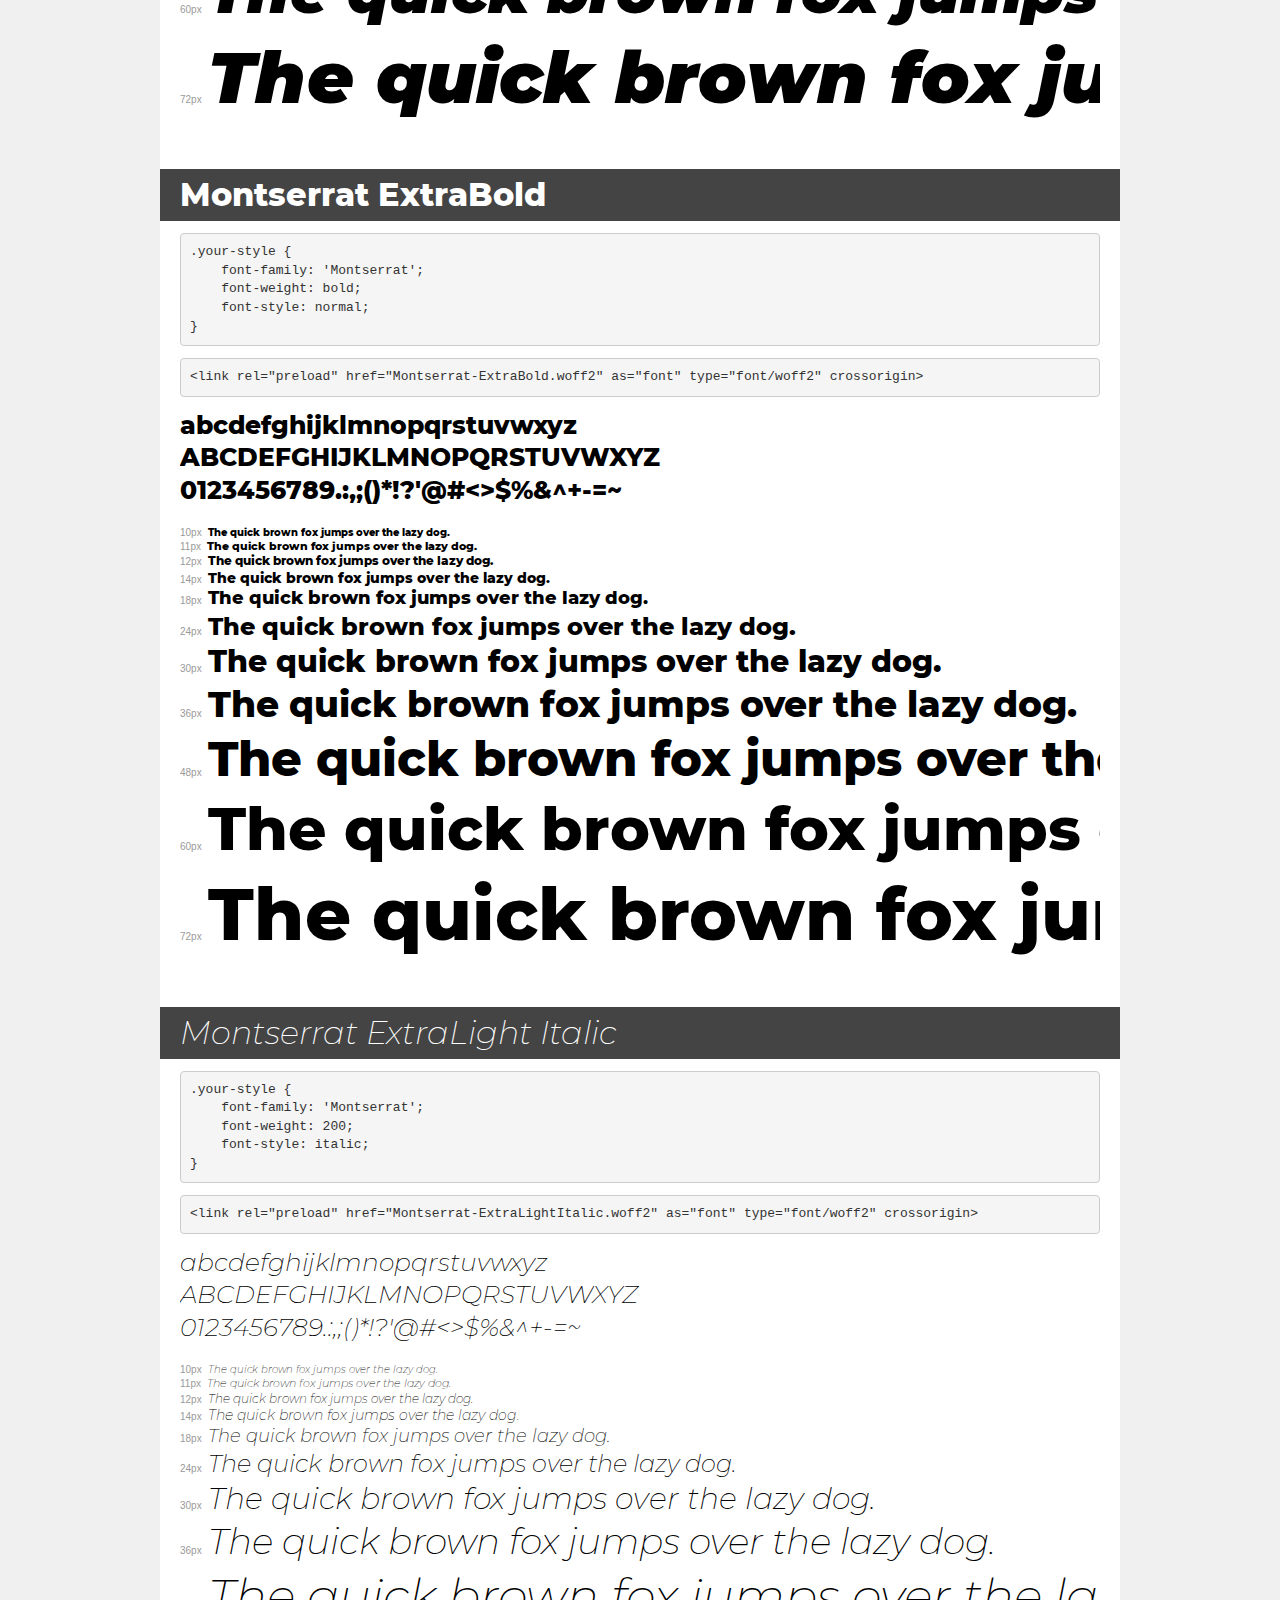
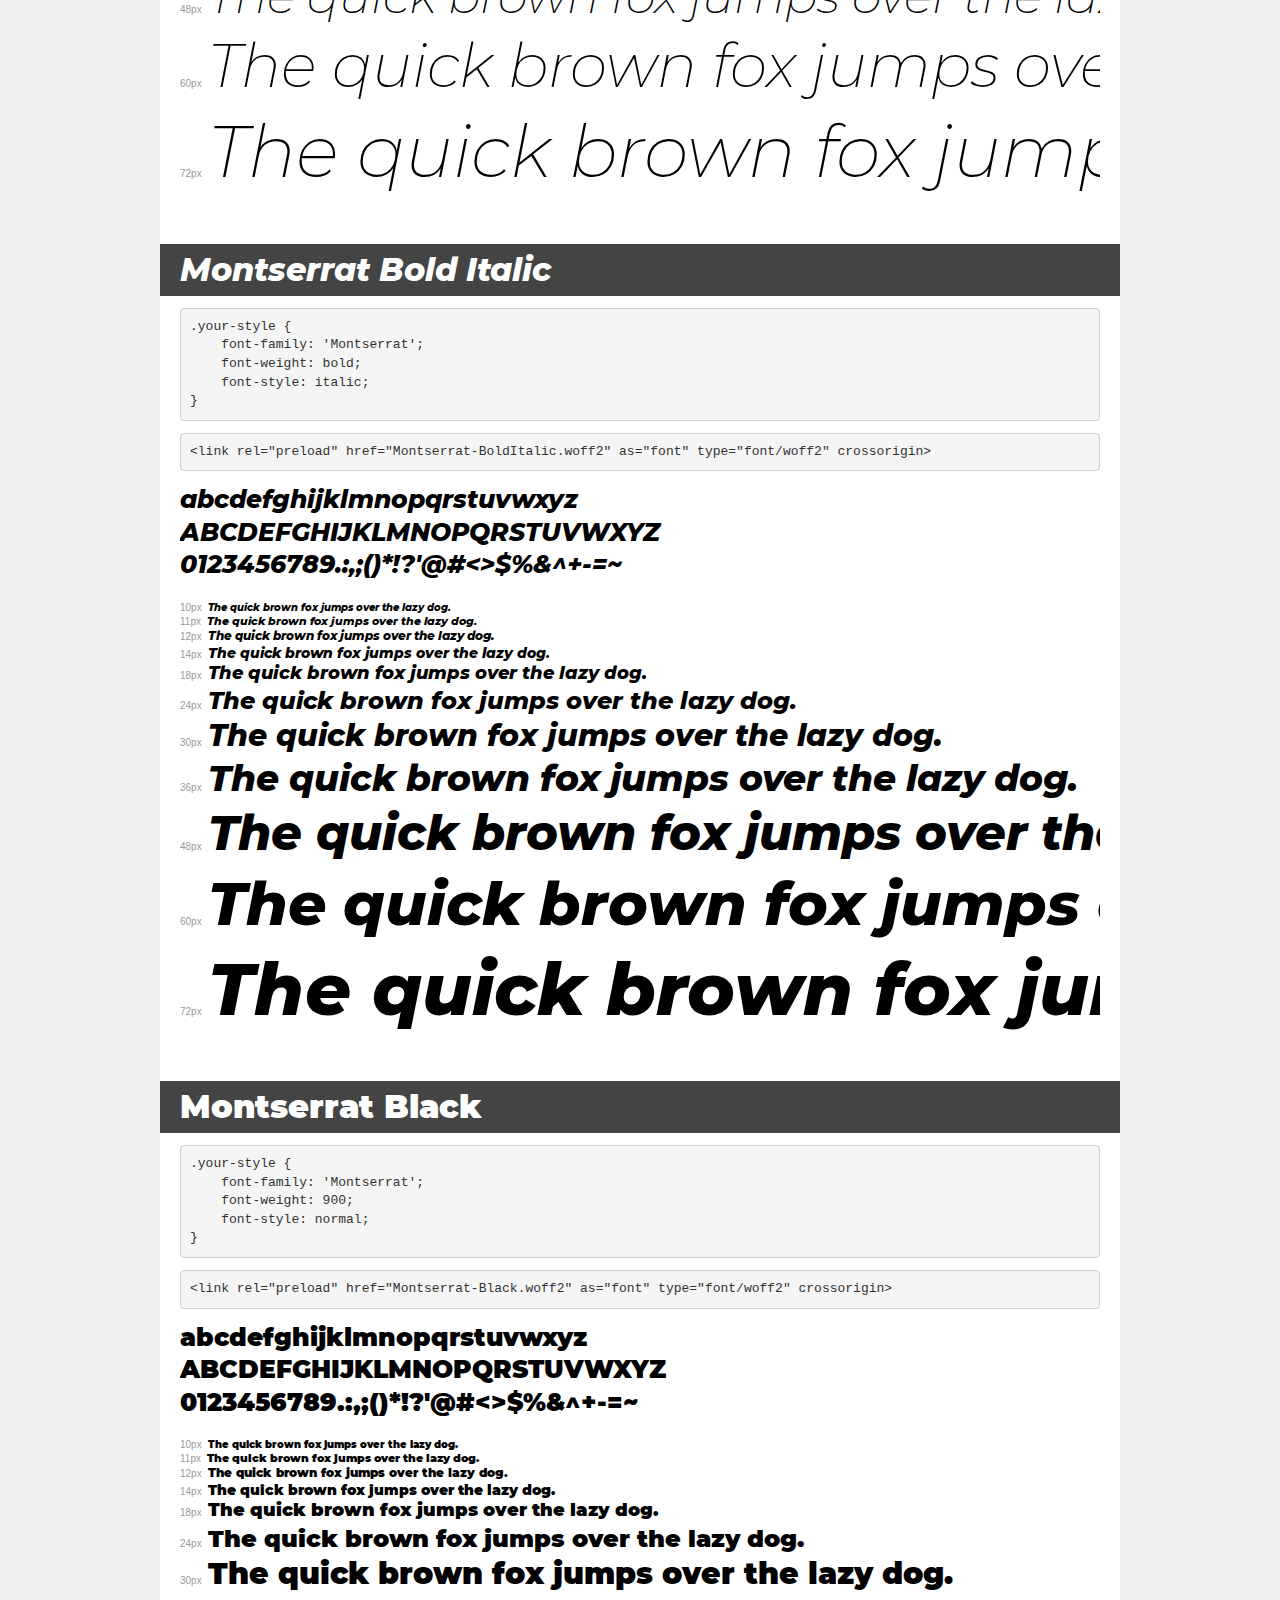
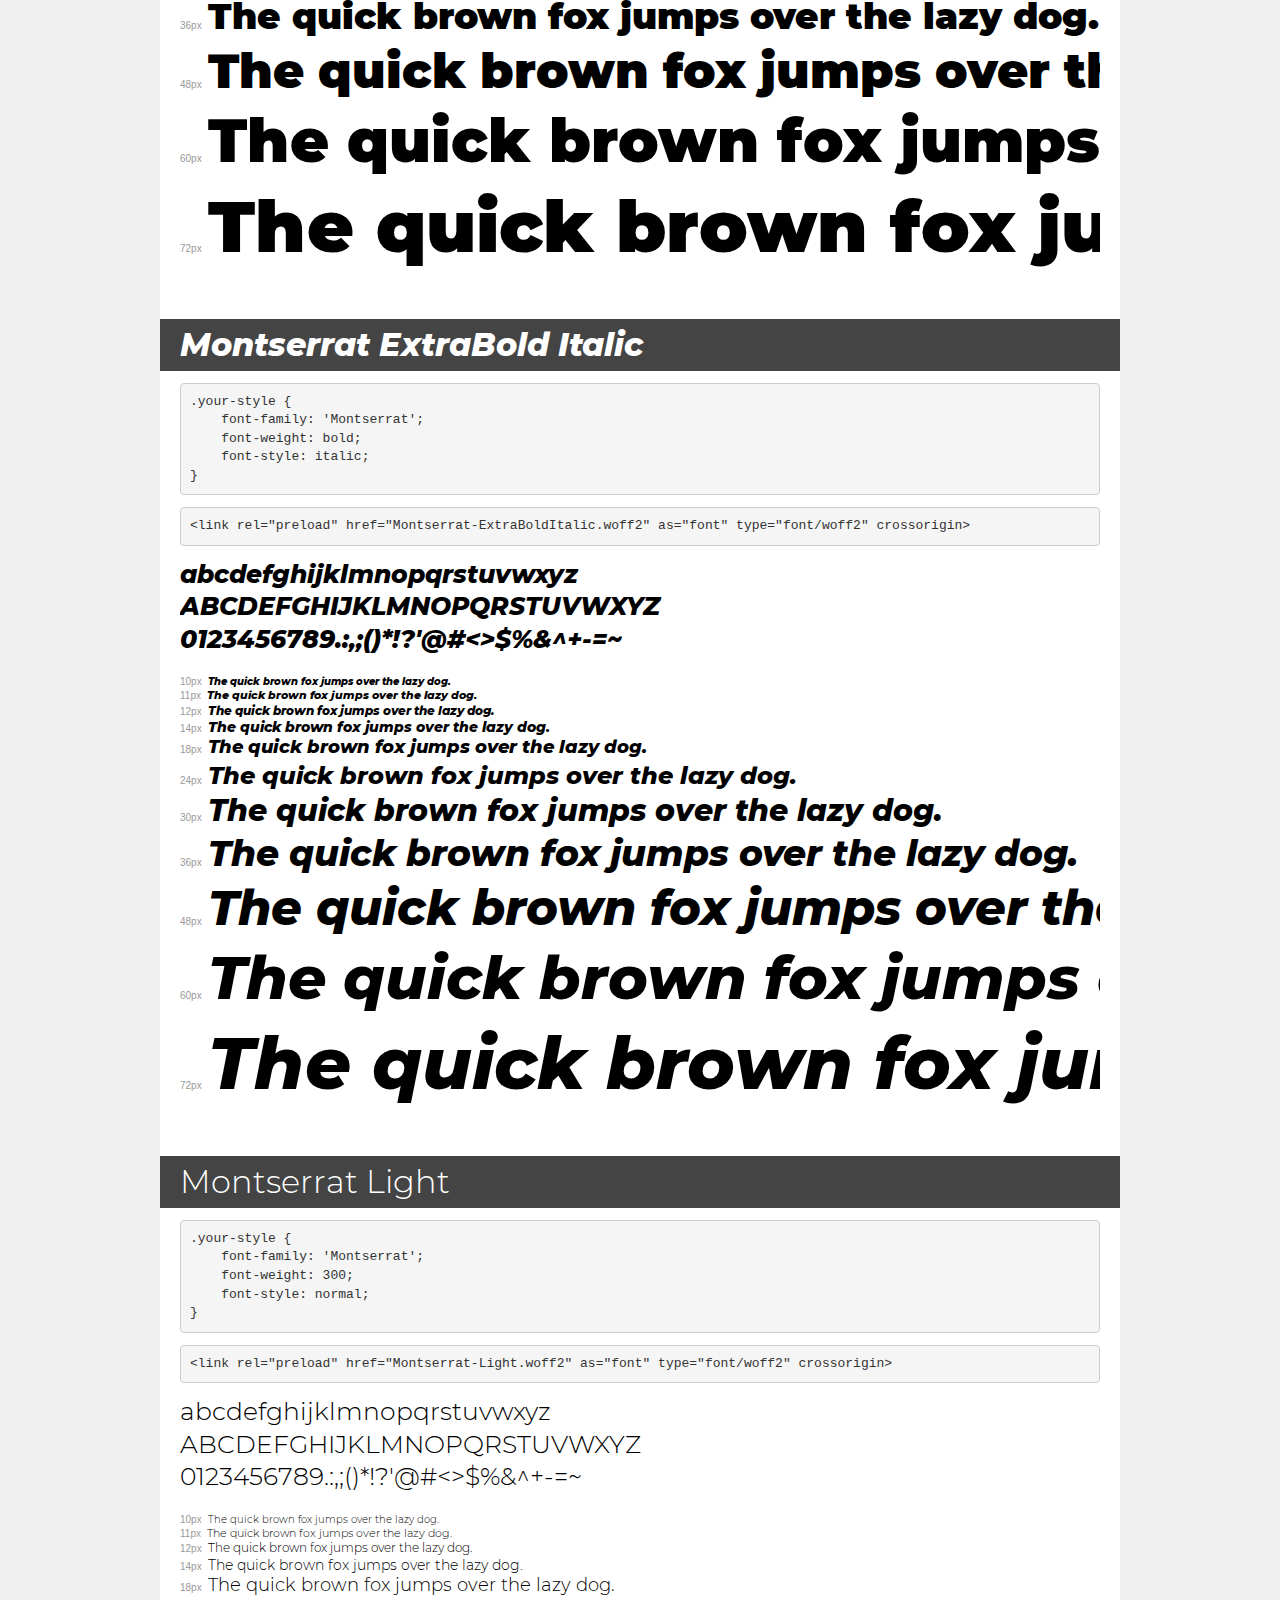
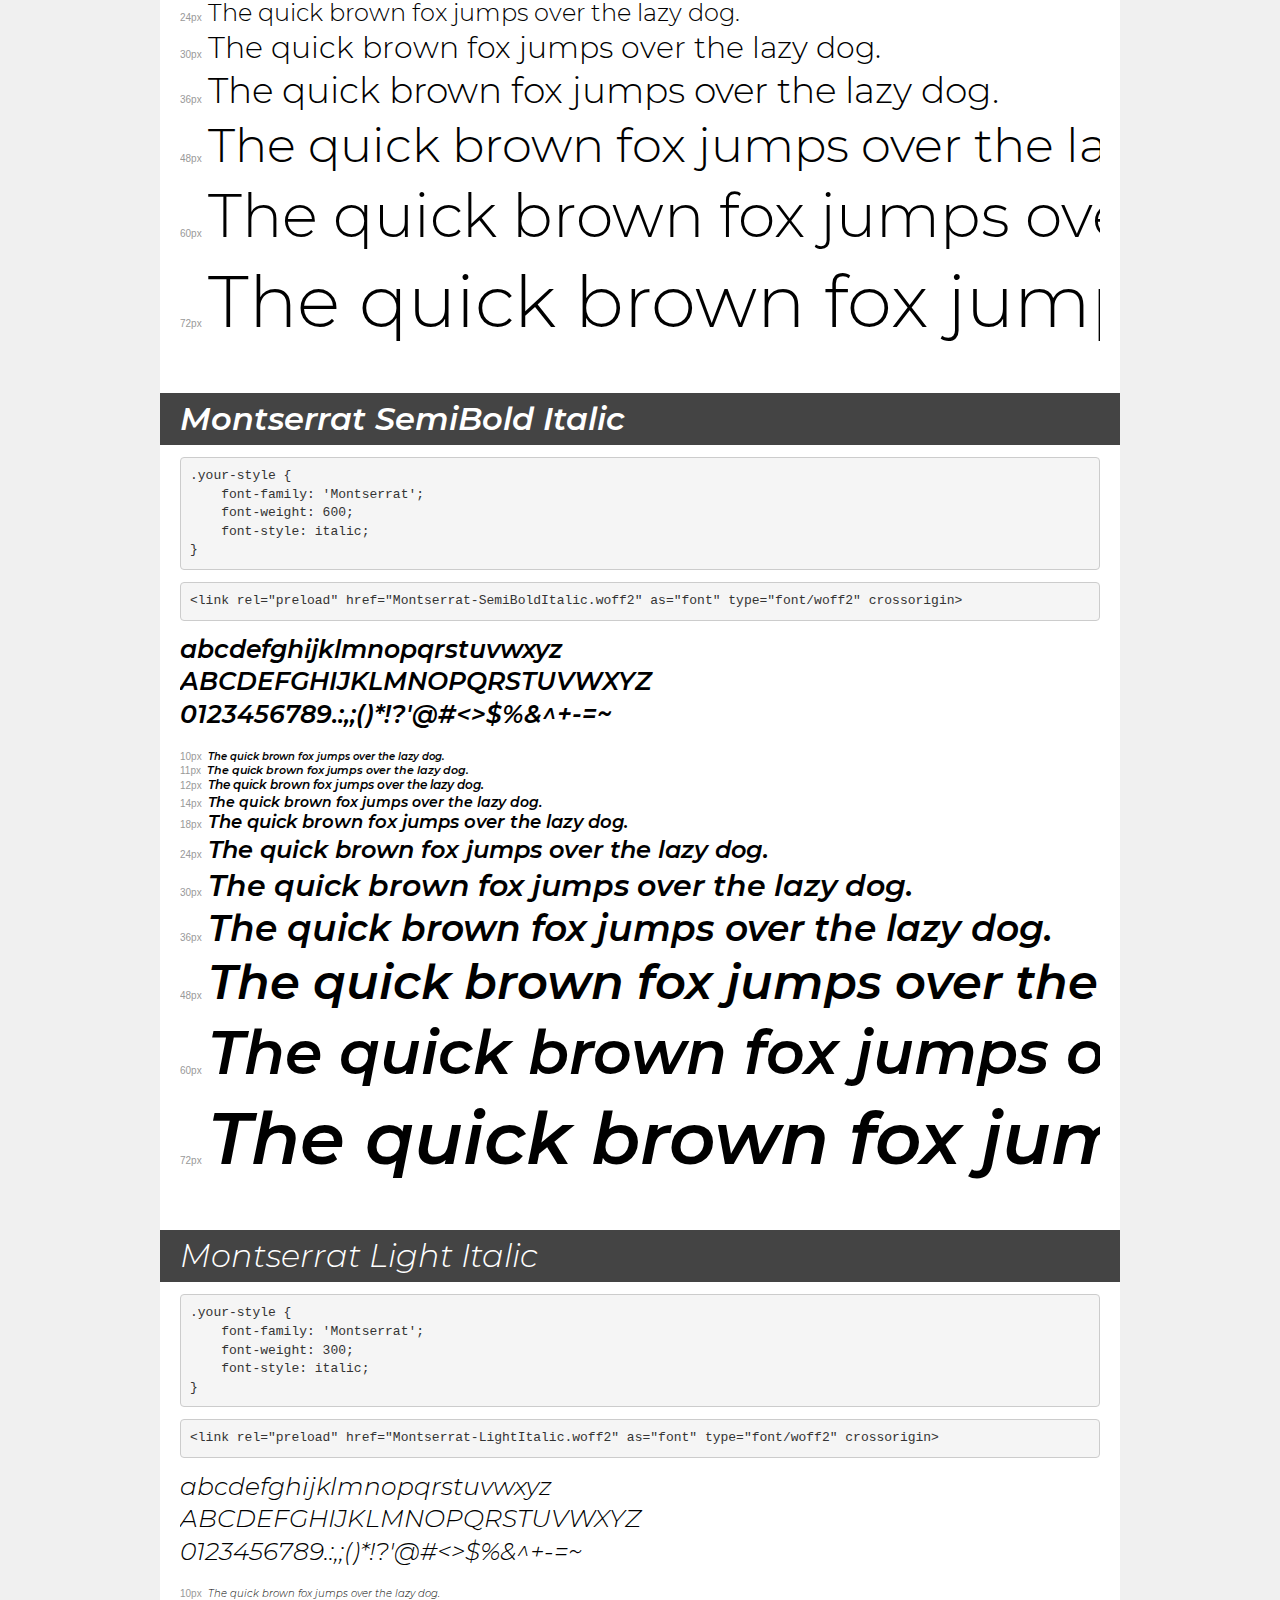
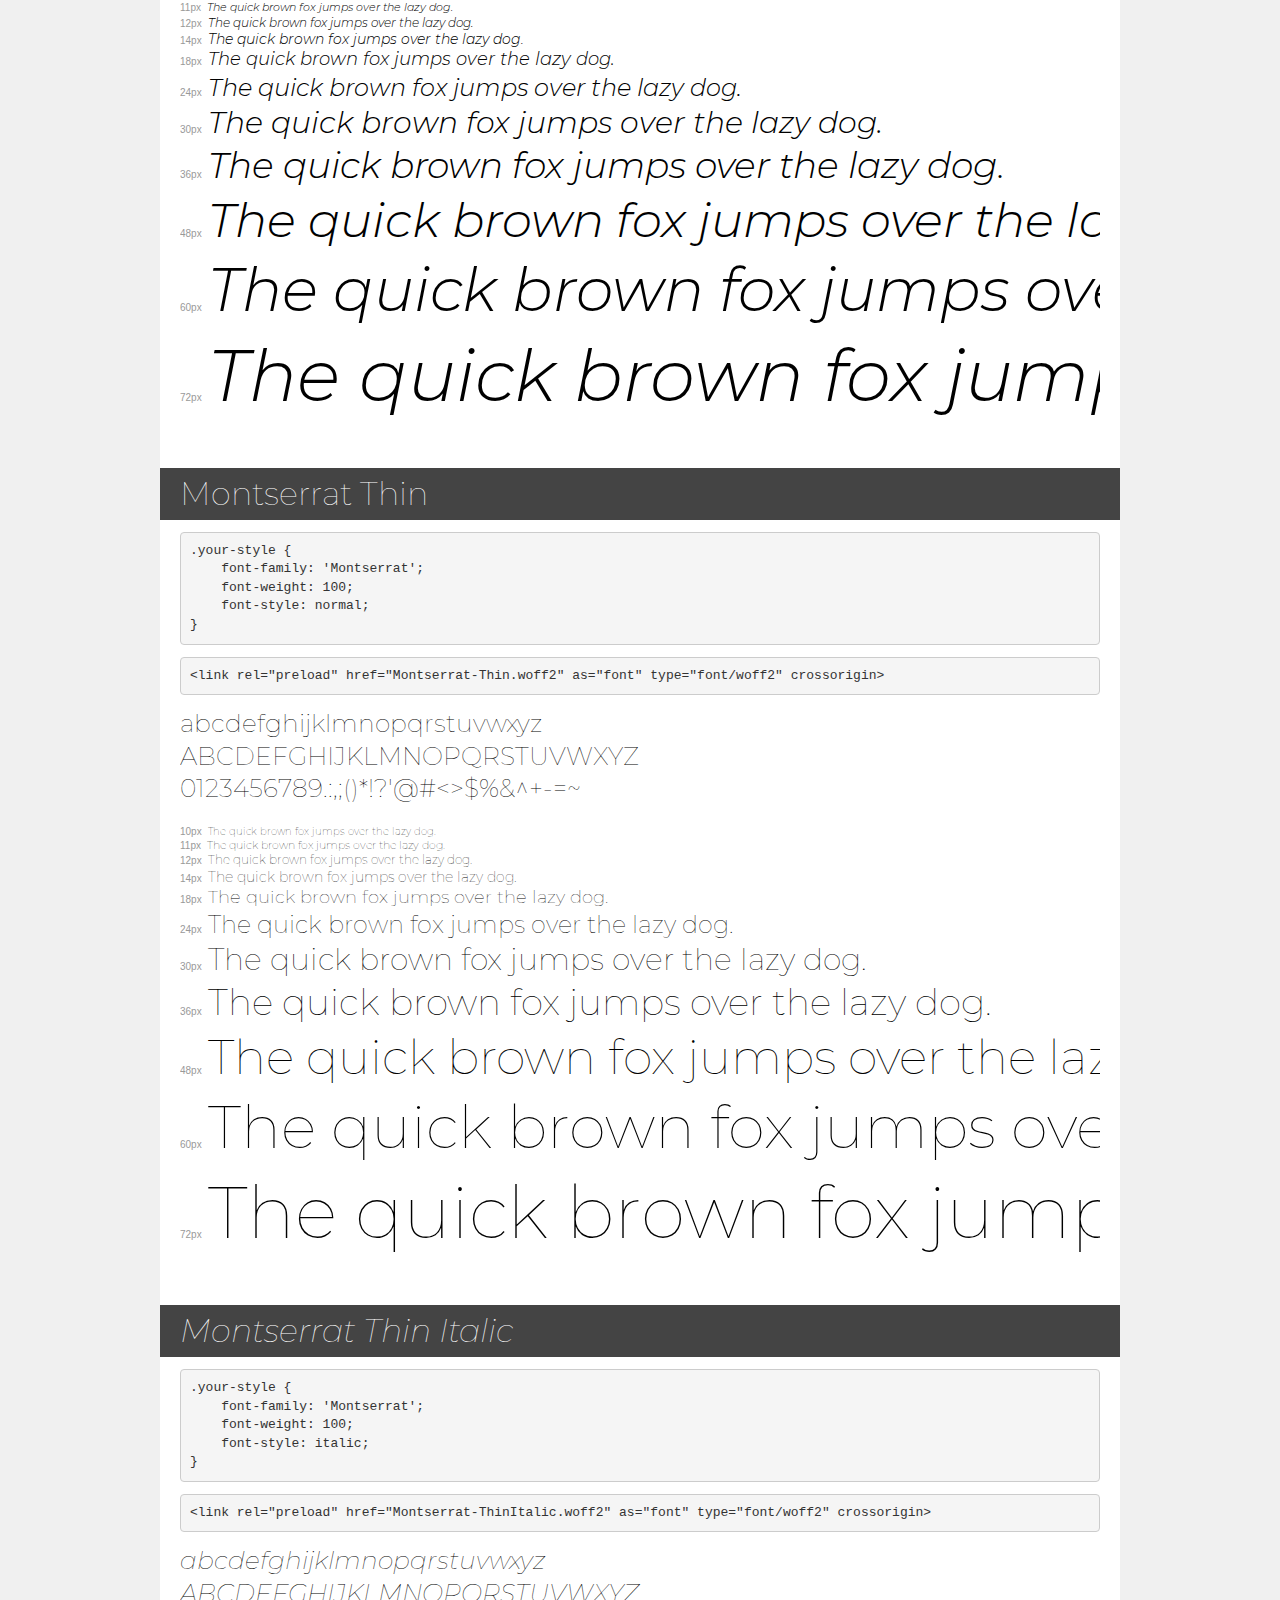
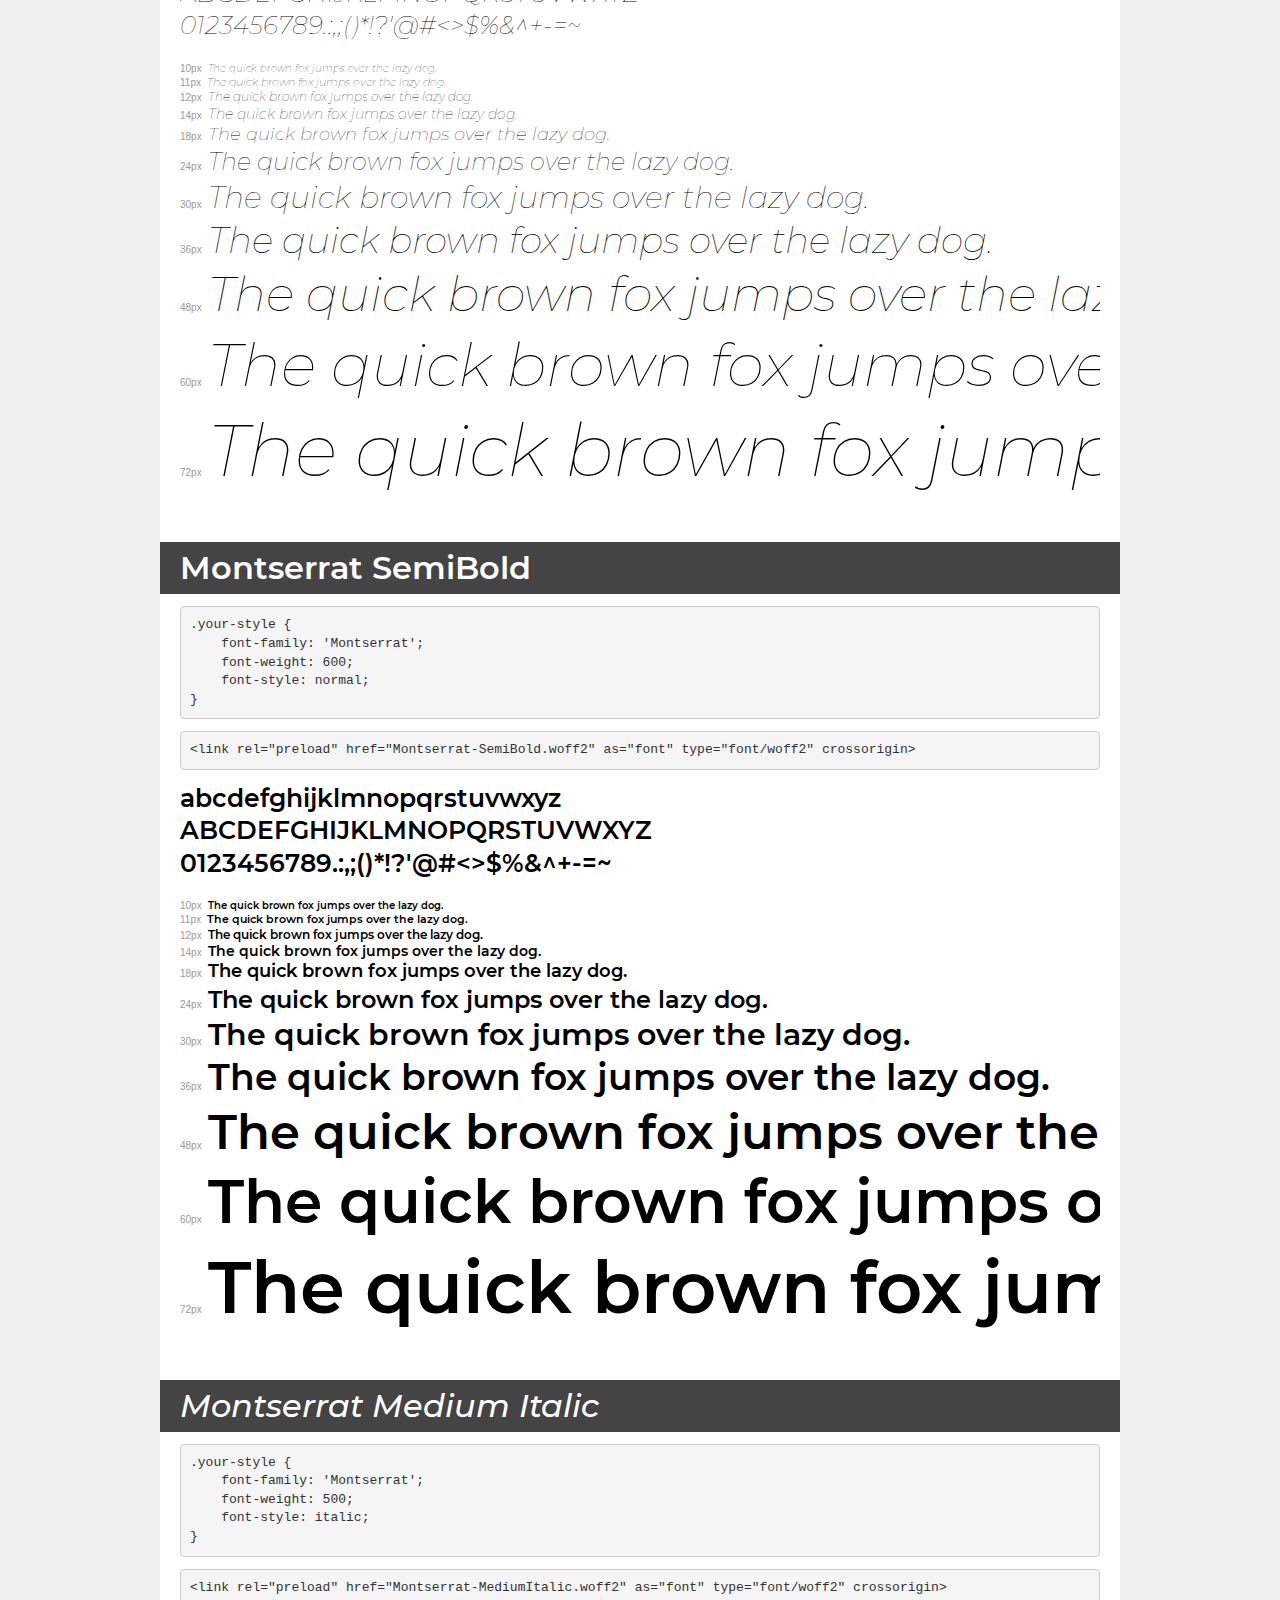
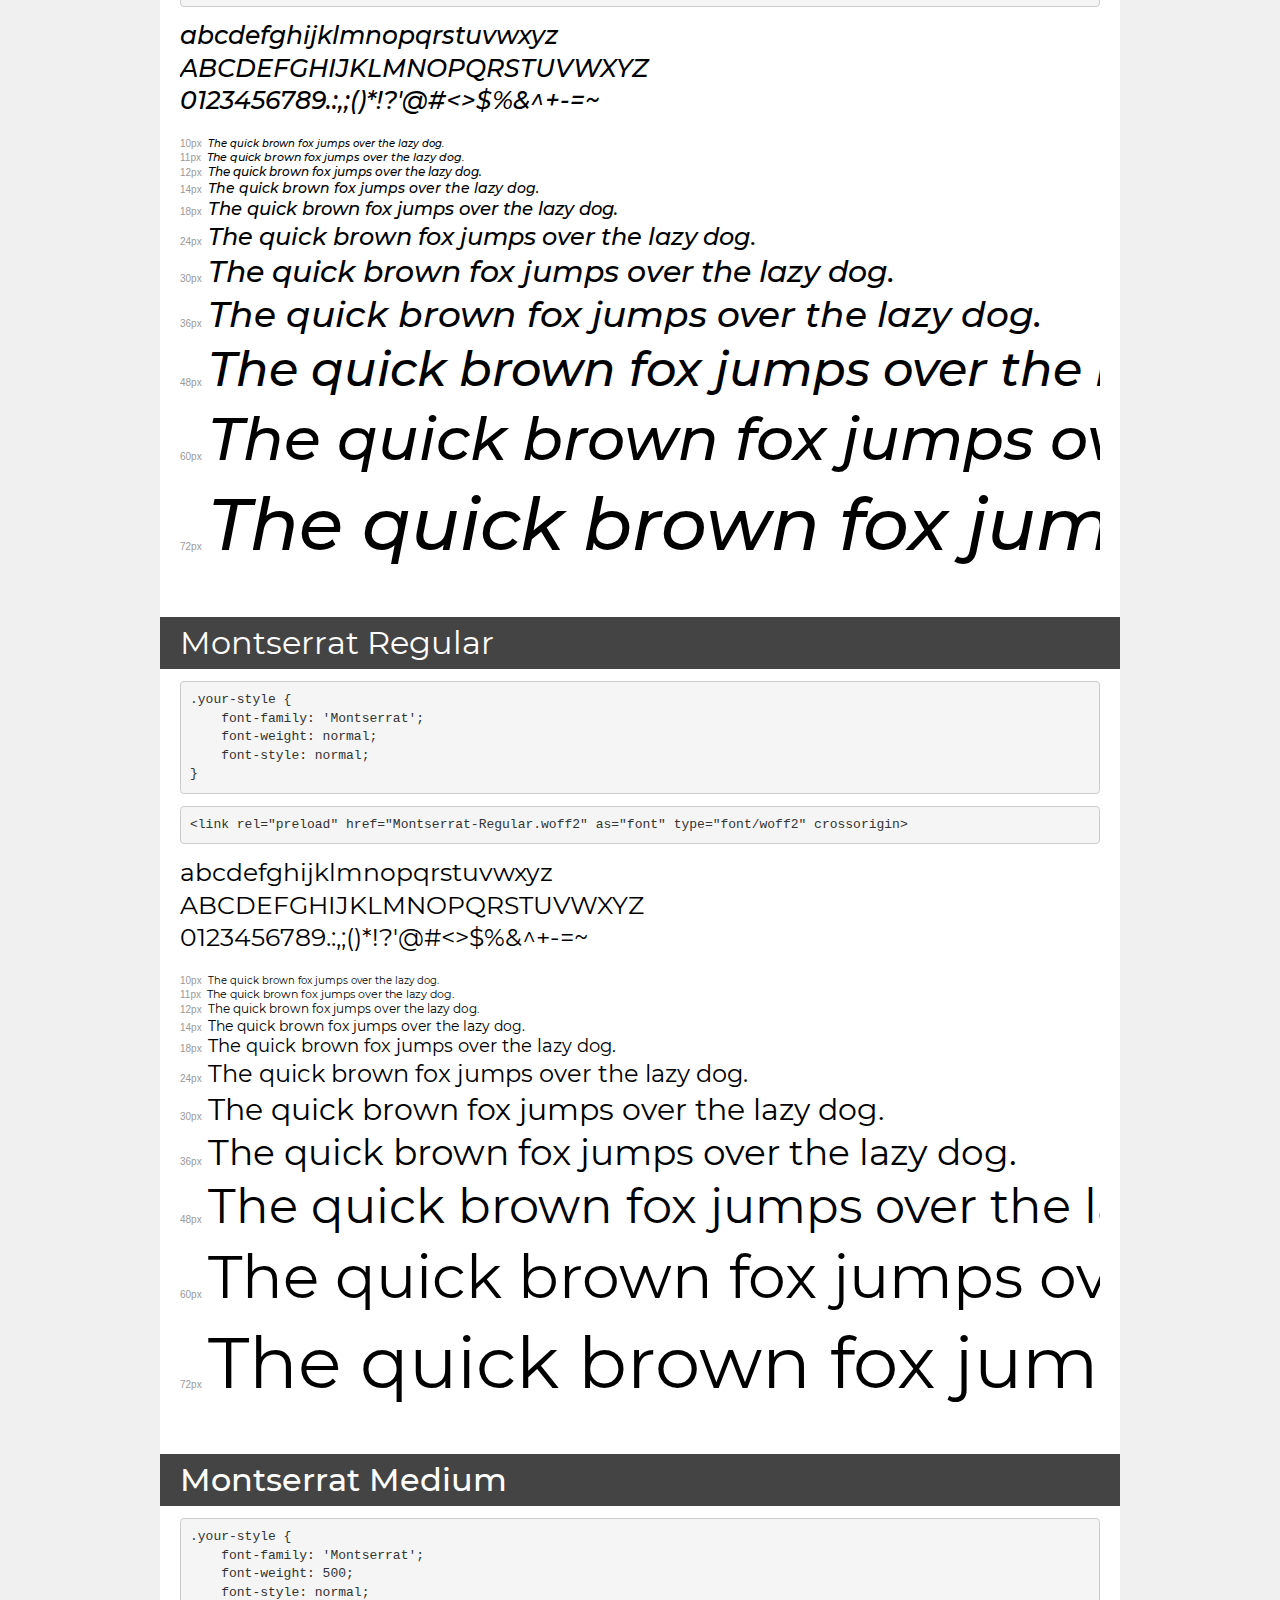
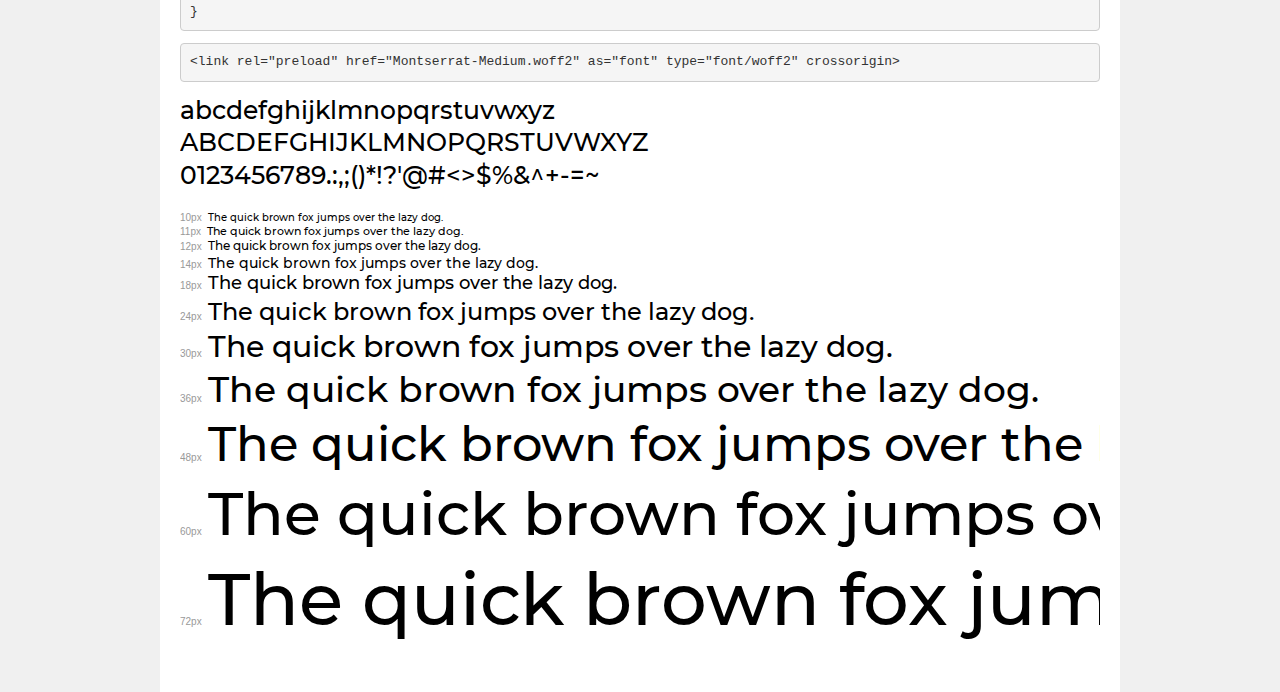
<file: fonts/demo.html>
<!DOCTYPE html>
<html lang="en">
<head>
    <meta charset="utf-8">
    <meta http-equiv="X-UA-Compatible" content="IE=edge">
    <meta name="viewport" content="width=device-width, initial-scale=1">
    <meta name="robots" content="noindex, noarchive">
    <meta name="format-detection" content="telephone=no">
    <title>Transfonter demo</title>
    <link href="stylesheet.css" rel="stylesheet">
    <style>
        /*
        http://meyerweb.com/eric/tools/css/reset/
        v2.0 | 20110126
        License: none (public domain)
        */
        html, body, div, span, applet, object, iframe,
        h1, h2, h3, h4, h5, h6, p, blockquote, pre,
        a, abbr, acronym, address, big, cite, code,
        del, dfn, em, img, ins, kbd, q, s, samp,
        small, strike, strong, sub, sup, tt, var,
        b, u, i, center,
        dl, dt, dd, ol, ul, li,
        fieldset, form, label, legend,
        table, caption, tbody, tfoot, thead, tr, th, td,
        article, aside, canvas, details, embed,
        figure, figcaption, footer, header, hgroup,
        menu, nav, output, ruby, section, summary,
        time, mark, audio, video {
            margin: 0;
            padding: 0;
            border: 0;
            font-size: 100%;
            font: inherit;
            vertical-align: baseline;
        }
        /* HTML5 display-role reset for older browsers */
        article, aside, details, figcaption, figure,
        footer, header, hgroup, menu, nav, section {
            display: block;
        }
        body {
            line-height: 1;
        }
        ol, ul {
            list-style: none;
        }
        blockquote, q {
            quotes: none;
        }
        blockquote:before, blockquote:after,
        q:before, q:after {
            content: '';
            content: none;
        }
        table {
            border-collapse: collapse;
            border-spacing: 0;
        }
        /* demo styles */
        body {
            background: #f0f0f0;
            color: #000;
        }
        .page {
            background: #fff;
            width: 920px;
            margin: 0 auto;
            padding: 20px 20px 0 20px;
            overflow: hidden;
        }
        .font-container {
            overflow-x: auto;
            overflow-y: hidden;
            margin-bottom: 40px;
            line-height: 1.3;
            white-space: nowrap;
            padding-bottom: 5px;
        }
        h1 {
            position: relative;
            background: #444;
            font-size: 32px;
            color: #fff;
            padding: 10px 20px;
            margin: 0 -20px 12px -20px;
        }
        .letters {
            font-size: 25px;
            margin-bottom: 20px;
        }
        .s10:before {
            content: '10px';
        }
        .s11:before {
            content: '11px';
        }
        .s12:before {
            content: '12px';
        }
        .s14:before {
            content: '14px';
        }
        .s18:before {
            content: '18px';
        }
        .s24:before {
            content: '24px';
        }
        .s30:before {
            content: '30px';
        }
        .s36:before {
            content: '36px';
        }
        .s48:before {
            content: '48px';
        }
        .s60:before {
            content: '60px';
        }
        .s72:before {
            content: '72px';
        }
        .s10:before, .s11:before, .s12:before, .s14:before,
        .s18:before, .s24:before, .s30:before, .s36:before,
        .s48:before, .s60:before, .s72:before {
            font-family: Arial, sans-serif;
            font-size: 10px;
            font-weight: normal;
            font-style: normal;
            color: #999;
            padding-right: 6px;
        }
        pre {
            display: block;
            padding: 9px;
            margin: 0 0 12px;
            font-family: Monaco, Menlo, Consolas, "Courier New", monospace;
            font-size: 13px;
            line-height: 1.428571429;
            color: #333;
            font-weight: normal;
            font-style: normal;
            background-color: #f5f5f5;
            border: 1px solid #ccc;
            overflow-x: auto;
            border-radius: 4px;
        }
        /* responsive */
        @media (max-width: 959px) {
            .page {
                width: auto;
                margin: 0;
            }
        }
    </style>
</head>
<body>
<div class="page">
    <div class="demo">
        <h1 style="font-family: 'Montserrat'; font-weight: bold; font-style: normal;">Montserrat Bold</h1>
        <pre title="Usage">.your-style {
    font-family: 'Montserrat';
    font-weight: bold;
    font-style: normal;
}</pre>
        <pre title="Preload (optional)">
&lt;link rel=&quot;preload&quot; href=&quot;Montserrat-Bold.woff2&quot; as=&quot;font&quot; type=&quot;font/woff2&quot; crossorigin&gt;</pre>
        <div class="font-container" style="font-family: 'Montserrat'; font-weight: bold; font-style: normal;">
            <p class="letters">
                abcdefghijklmnopqrstuvwxyz<br>
ABCDEFGHIJKLMNOPQRSTUVWXYZ<br>
                0123456789.:,;()*!?'@#&lt;&gt;$%&^+-=~
            </p>
            <p class="s10" style="font-size: 10px;">The quick brown fox jumps over the lazy dog.</p>
            <p class="s11" style="font-size: 11px;">The quick brown fox jumps over the lazy dog.</p>
            <p class="s12" style="font-size: 12px;">The quick brown fox jumps over the lazy dog.</p>
            <p class="s14" style="font-size: 14px;">The quick brown fox jumps over the lazy dog.</p>
            <p class="s18" style="font-size: 18px;">The quick brown fox jumps over the lazy dog.</p>
            <p class="s24" style="font-size: 24px;">The quick brown fox jumps over the lazy dog.</p>
            <p class="s30" style="font-size: 30px;">The quick brown fox jumps over the lazy dog.</p>
            <p class="s36" style="font-size: 36px;">The quick brown fox jumps over the lazy dog.</p>
            <p class="s48" style="font-size: 48px;">The quick brown fox jumps over the lazy dog.</p>
            <p class="s60" style="font-size: 60px;">The quick brown fox jumps over the lazy dog.</p>
            <p class="s72" style="font-size: 72px;">The quick brown fox jumps over the lazy dog.</p>
        </div>
    </div>

    <div class="demo">
        <h1 style="font-family: 'Montserrat'; font-weight: normal; font-style: italic;">Montserrat Italic</h1>
        <pre title="Usage">.your-style {
    font-family: 'Montserrat';
    font-weight: normal;
    font-style: italic;
}</pre>
        <pre title="Preload (optional)">
&lt;link rel=&quot;preload&quot; href=&quot;Montserrat-Italic.woff2&quot; as=&quot;font&quot; type=&quot;font/woff2&quot; crossorigin&gt;</pre>
        <div class="font-container" style="font-family: 'Montserrat'; font-weight: normal; font-style: italic;">
            <p class="letters">
                abcdefghijklmnopqrstuvwxyz<br>
ABCDEFGHIJKLMNOPQRSTUVWXYZ<br>
                0123456789.:,;()*!?'@#&lt;&gt;$%&^+-=~
            </p>
            <p class="s10" style="font-size: 10px;">The quick brown fox jumps over the lazy dog.</p>
            <p class="s11" style="font-size: 11px;">The quick brown fox jumps over the lazy dog.</p>
            <p class="s12" style="font-size: 12px;">The quick brown fox jumps over the lazy dog.</p>
            <p class="s14" style="font-size: 14px;">The quick brown fox jumps over the lazy dog.</p>
            <p class="s18" style="font-size: 18px;">The quick brown fox jumps over the lazy dog.</p>
            <p class="s24" style="font-size: 24px;">The quick brown fox jumps over the lazy dog.</p>
            <p class="s30" style="font-size: 30px;">The quick brown fox jumps over the lazy dog.</p>
            <p class="s36" style="font-size: 36px;">The quick brown fox jumps over the lazy dog.</p>
            <p class="s48" style="font-size: 48px;">The quick brown fox jumps over the lazy dog.</p>
            <p class="s60" style="font-size: 60px;">The quick brown fox jumps over the lazy dog.</p>
            <p class="s72" style="font-size: 72px;">The quick brown fox jumps over the lazy dog.</p>
        </div>
    </div>

    <div class="demo">
        <h1 style="font-family: 'Montserrat'; font-weight: 200; font-style: normal;">Montserrat ExtraLight</h1>
        <pre title="Usage">.your-style {
    font-family: 'Montserrat';
    font-weight: 200;
    font-style: normal;
}</pre>
        <pre title="Preload (optional)">
&lt;link rel=&quot;preload&quot; href=&quot;Montserrat-ExtraLight.woff2&quot; as=&quot;font&quot; type=&quot;font/woff2&quot; crossorigin&gt;</pre>
        <div class="font-container" style="font-family: 'Montserrat'; font-weight: 200; font-style: normal;">
            <p class="letters">
                abcdefghijklmnopqrstuvwxyz<br>
ABCDEFGHIJKLMNOPQRSTUVWXYZ<br>
                0123456789.:,;()*!?'@#&lt;&gt;$%&^+-=~
            </p>
            <p class="s10" style="font-size: 10px;">The quick brown fox jumps over the lazy dog.</p>
            <p class="s11" style="font-size: 11px;">The quick brown fox jumps over the lazy dog.</p>
            <p class="s12" style="font-size: 12px;">The quick brown fox jumps over the lazy dog.</p>
            <p class="s14" style="font-size: 14px;">The quick brown fox jumps over the lazy dog.</p>
            <p class="s18" style="font-size: 18px;">The quick brown fox jumps over the lazy dog.</p>
            <p class="s24" style="font-size: 24px;">The quick brown fox jumps over the lazy dog.</p>
            <p class="s30" style="font-size: 30px;">The quick brown fox jumps over the lazy dog.</p>
            <p class="s36" style="font-size: 36px;">The quick brown fox jumps over the lazy dog.</p>
            <p class="s48" style="font-size: 48px;">The quick brown fox jumps over the lazy dog.</p>
            <p class="s60" style="font-size: 60px;">The quick brown fox jumps over the lazy dog.</p>
            <p class="s72" style="font-size: 72px;">The quick brown fox jumps over the lazy dog.</p>
        </div>
    </div>

    <div class="demo">
        <h1 style="font-family: 'Montserrat'; font-weight: 900; font-style: italic;">Montserrat Black Italic</h1>
        <pre title="Usage">.your-style {
    font-family: 'Montserrat';
    font-weight: 900;
    font-style: italic;
}</pre>
        <pre title="Preload (optional)">
&lt;link rel=&quot;preload&quot; href=&quot;Montserrat-BlackItalic.woff2&quot; as=&quot;font&quot; type=&quot;font/woff2&quot; crossorigin&gt;</pre>
        <div class="font-container" style="font-family: 'Montserrat'; font-weight: 900; font-style: italic;">
            <p class="letters">
                abcdefghijklmnopqrstuvwxyz<br>
ABCDEFGHIJKLMNOPQRSTUVWXYZ<br>
                0123456789.:,;()*!?'@#&lt;&gt;$%&^+-=~
            </p>
            <p class="s10" style="font-size: 10px;">The quick brown fox jumps over the lazy dog.</p>
            <p class="s11" style="font-size: 11px;">The quick brown fox jumps over the lazy dog.</p>
            <p class="s12" style="font-size: 12px;">The quick brown fox jumps over the lazy dog.</p>
            <p class="s14" style="font-size: 14px;">The quick brown fox jumps over the lazy dog.</p>
            <p class="s18" style="font-size: 18px;">The quick brown fox jumps over the lazy dog.</p>
            <p class="s24" style="font-size: 24px;">The quick brown fox jumps over the lazy dog.</p>
            <p class="s30" style="font-size: 30px;">The quick brown fox jumps over the lazy dog.</p>
            <p class="s36" style="font-size: 36px;">The quick brown fox jumps over the lazy dog.</p>
            <p class="s48" style="font-size: 48px;">The quick brown fox jumps over the lazy dog.</p>
            <p class="s60" style="font-size: 60px;">The quick brown fox jumps over the lazy dog.</p>
            <p class="s72" style="font-size: 72px;">The quick brown fox jumps over the lazy dog.</p>
        </div>
    </div>

    <div class="demo">
        <h1 style="font-family: 'Montserrat'; font-weight: bold; font-style: normal;">Montserrat ExtraBold</h1>
        <pre title="Usage">.your-style {
    font-family: 'Montserrat';
    font-weight: bold;
    font-style: normal;
}</pre>
        <pre title="Preload (optional)">
&lt;link rel=&quot;preload&quot; href=&quot;Montserrat-ExtraBold.woff2&quot; as=&quot;font&quot; type=&quot;font/woff2&quot; crossorigin&gt;</pre>
        <div class="font-container" style="font-family: 'Montserrat'; font-weight: bold; font-style: normal;">
            <p class="letters">
                abcdefghijklmnopqrstuvwxyz<br>
ABCDEFGHIJKLMNOPQRSTUVWXYZ<br>
                0123456789.:,;()*!?'@#&lt;&gt;$%&^+-=~
            </p>
            <p class="s10" style="font-size: 10px;">The quick brown fox jumps over the lazy dog.</p>
            <p class="s11" style="font-size: 11px;">The quick brown fox jumps over the lazy dog.</p>
            <p class="s12" style="font-size: 12px;">The quick brown fox jumps over the lazy dog.</p>
            <p class="s14" style="font-size: 14px;">The quick brown fox jumps over the lazy dog.</p>
            <p class="s18" style="font-size: 18px;">The quick brown fox jumps over the lazy dog.</p>
            <p class="s24" style="font-size: 24px;">The quick brown fox jumps over the lazy dog.</p>
            <p class="s30" style="font-size: 30px;">The quick brown fox jumps over the lazy dog.</p>
            <p class="s36" style="font-size: 36px;">The quick brown fox jumps over the lazy dog.</p>
            <p class="s48" style="font-size: 48px;">The quick brown fox jumps over the lazy dog.</p>
            <p class="s60" style="font-size: 60px;">The quick brown fox jumps over the lazy dog.</p>
            <p class="s72" style="font-size: 72px;">The quick brown fox jumps over the lazy dog.</p>
        </div>
    </div>

    <div class="demo">
        <h1 style="font-family: 'Montserrat'; font-weight: 200; font-style: italic;">Montserrat ExtraLight Italic</h1>
        <pre title="Usage">.your-style {
    font-family: 'Montserrat';
    font-weight: 200;
    font-style: italic;
}</pre>
        <pre title="Preload (optional)">
&lt;link rel=&quot;preload&quot; href=&quot;Montserrat-ExtraLightItalic.woff2&quot; as=&quot;font&quot; type=&quot;font/woff2&quot; crossorigin&gt;</pre>
        <div class="font-container" style="font-family: 'Montserrat'; font-weight: 200; font-style: italic;">
            <p class="letters">
                abcdefghijklmnopqrstuvwxyz<br>
ABCDEFGHIJKLMNOPQRSTUVWXYZ<br>
                0123456789.:,;()*!?'@#&lt;&gt;$%&^+-=~
            </p>
            <p class="s10" style="font-size: 10px;">The quick brown fox jumps over the lazy dog.</p>
            <p class="s11" style="font-size: 11px;">The quick brown fox jumps over the lazy dog.</p>
            <p class="s12" style="font-size: 12px;">The quick brown fox jumps over the lazy dog.</p>
            <p class="s14" style="font-size: 14px;">The quick brown fox jumps over the lazy dog.</p>
            <p class="s18" style="font-size: 18px;">The quick brown fox jumps over the lazy dog.</p>
            <p class="s24" style="font-size: 24px;">The quick brown fox jumps over the lazy dog.</p>
            <p class="s30" style="font-size: 30px;">The quick brown fox jumps over the lazy dog.</p>
            <p class="s36" style="font-size: 36px;">The quick brown fox jumps over the lazy dog.</p>
            <p class="s48" style="font-size: 48px;">The quick brown fox jumps over the lazy dog.</p>
            <p class="s60" style="font-size: 60px;">The quick brown fox jumps over the lazy dog.</p>
            <p class="s72" style="font-size: 72px;">The quick brown fox jumps over the lazy dog.</p>
        </div>
    </div>

    <div class="demo">
        <h1 style="font-family: 'Montserrat'; font-weight: bold; font-style: italic;">Montserrat Bold Italic</h1>
        <pre title="Usage">.your-style {
    font-family: 'Montserrat';
    font-weight: bold;
    font-style: italic;
}</pre>
        <pre title="Preload (optional)">
&lt;link rel=&quot;preload&quot; href=&quot;Montserrat-BoldItalic.woff2&quot; as=&quot;font&quot; type=&quot;font/woff2&quot; crossorigin&gt;</pre>
        <div class="font-container" style="font-family: 'Montserrat'; font-weight: bold; font-style: italic;">
            <p class="letters">
                abcdefghijklmnopqrstuvwxyz<br>
ABCDEFGHIJKLMNOPQRSTUVWXYZ<br>
                0123456789.:,;()*!?'@#&lt;&gt;$%&^+-=~
            </p>
            <p class="s10" style="font-size: 10px;">The quick brown fox jumps over the lazy dog.</p>
            <p class="s11" style="font-size: 11px;">The quick brown fox jumps over the lazy dog.</p>
            <p class="s12" style="font-size: 12px;">The quick brown fox jumps over the lazy dog.</p>
            <p class="s14" style="font-size: 14px;">The quick brown fox jumps over the lazy dog.</p>
            <p class="s18" style="font-size: 18px;">The quick brown fox jumps over the lazy dog.</p>
            <p class="s24" style="font-size: 24px;">The quick brown fox jumps over the lazy dog.</p>
            <p class="s30" style="font-size: 30px;">The quick brown fox jumps over the lazy dog.</p>
            <p class="s36" style="font-size: 36px;">The quick brown fox jumps over the lazy dog.</p>
            <p class="s48" style="font-size: 48px;">The quick brown fox jumps over the lazy dog.</p>
            <p class="s60" style="font-size: 60px;">The quick brown fox jumps over the lazy dog.</p>
            <p class="s72" style="font-size: 72px;">The quick brown fox jumps over the lazy dog.</p>
        </div>
    </div>

    <div class="demo">
        <h1 style="font-family: 'Montserrat'; font-weight: 900; font-style: normal;">Montserrat Black</h1>
        <pre title="Usage">.your-style {
    font-family: 'Montserrat';
    font-weight: 900;
    font-style: normal;
}</pre>
        <pre title="Preload (optional)">
&lt;link rel=&quot;preload&quot; href=&quot;Montserrat-Black.woff2&quot; as=&quot;font&quot; type=&quot;font/woff2&quot; crossorigin&gt;</pre>
        <div class="font-container" style="font-family: 'Montserrat'; font-weight: 900; font-style: normal;">
            <p class="letters">
                abcdefghijklmnopqrstuvwxyz<br>
ABCDEFGHIJKLMNOPQRSTUVWXYZ<br>
                0123456789.:,;()*!?'@#&lt;&gt;$%&^+-=~
            </p>
            <p class="s10" style="font-size: 10px;">The quick brown fox jumps over the lazy dog.</p>
            <p class="s11" style="font-size: 11px;">The quick brown fox jumps over the lazy dog.</p>
            <p class="s12" style="font-size: 12px;">The quick brown fox jumps over the lazy dog.</p>
            <p class="s14" style="font-size: 14px;">The quick brown fox jumps over the lazy dog.</p>
            <p class="s18" style="font-size: 18px;">The quick brown fox jumps over the lazy dog.</p>
            <p class="s24" style="font-size: 24px;">The quick brown fox jumps over the lazy dog.</p>
            <p class="s30" style="font-size: 30px;">The quick brown fox jumps over the lazy dog.</p>
            <p class="s36" style="font-size: 36px;">The quick brown fox jumps over the lazy dog.</p>
            <p class="s48" style="font-size: 48px;">The quick brown fox jumps over the lazy dog.</p>
            <p class="s60" style="font-size: 60px;">The quick brown fox jumps over the lazy dog.</p>
            <p class="s72" style="font-size: 72px;">The quick brown fox jumps over the lazy dog.</p>
        </div>
    </div>

    <div class="demo">
        <h1 style="font-family: 'Montserrat'; font-weight: bold; font-style: italic;">Montserrat ExtraBold Italic</h1>
        <pre title="Usage">.your-style {
    font-family: 'Montserrat';
    font-weight: bold;
    font-style: italic;
}</pre>
        <pre title="Preload (optional)">
&lt;link rel=&quot;preload&quot; href=&quot;Montserrat-ExtraBoldItalic.woff2&quot; as=&quot;font&quot; type=&quot;font/woff2&quot; crossorigin&gt;</pre>
        <div class="font-container" style="font-family: 'Montserrat'; font-weight: bold; font-style: italic;">
            <p class="letters">
                abcdefghijklmnopqrstuvwxyz<br>
ABCDEFGHIJKLMNOPQRSTUVWXYZ<br>
                0123456789.:,;()*!?'@#&lt;&gt;$%&^+-=~
            </p>
            <p class="s10" style="font-size: 10px;">The quick brown fox jumps over the lazy dog.</p>
            <p class="s11" style="font-size: 11px;">The quick brown fox jumps over the lazy dog.</p>
            <p class="s12" style="font-size: 12px;">The quick brown fox jumps over the lazy dog.</p>
            <p class="s14" style="font-size: 14px;">The quick brown fox jumps over the lazy dog.</p>
            <p class="s18" style="font-size: 18px;">The quick brown fox jumps over the lazy dog.</p>
            <p class="s24" style="font-size: 24px;">The quick brown fox jumps over the lazy dog.</p>
            <p class="s30" style="font-size: 30px;">The quick brown fox jumps over the lazy dog.</p>
            <p class="s36" style="font-size: 36px;">The quick brown fox jumps over the lazy dog.</p>
            <p class="s48" style="font-size: 48px;">The quick brown fox jumps over the lazy dog.</p>
            <p class="s60" style="font-size: 60px;">The quick brown fox jumps over the lazy dog.</p>
            <p class="s72" style="font-size: 72px;">The quick brown fox jumps over the lazy dog.</p>
        </div>
    </div>

    <div class="demo">
        <h1 style="font-family: 'Montserrat'; font-weight: 300; font-style: normal;">Montserrat Light</h1>
        <pre title="Usage">.your-style {
    font-family: 'Montserrat';
    font-weight: 300;
    font-style: normal;
}</pre>
        <pre title="Preload (optional)">
&lt;link rel=&quot;preload&quot; href=&quot;Montserrat-Light.woff2&quot; as=&quot;font&quot; type=&quot;font/woff2&quot; crossorigin&gt;</pre>
        <div class="font-container" style="font-family: 'Montserrat'; font-weight: 300; font-style: normal;">
            <p class="letters">
                abcdefghijklmnopqrstuvwxyz<br>
ABCDEFGHIJKLMNOPQRSTUVWXYZ<br>
                0123456789.:,;()*!?'@#&lt;&gt;$%&^+-=~
            </p>
            <p class="s10" style="font-size: 10px;">The quick brown fox jumps over the lazy dog.</p>
            <p class="s11" style="font-size: 11px;">The quick brown fox jumps over the lazy dog.</p>
            <p class="s12" style="font-size: 12px;">The quick brown fox jumps over the lazy dog.</p>
            <p class="s14" style="font-size: 14px;">The quick brown fox jumps over the lazy dog.</p>
            <p class="s18" style="font-size: 18px;">The quick brown fox jumps over the lazy dog.</p>
            <p class="s24" style="font-size: 24px;">The quick brown fox jumps over the lazy dog.</p>
            <p class="s30" style="font-size: 30px;">The quick brown fox jumps over the lazy dog.</p>
            <p class="s36" style="font-size: 36px;">The quick brown fox jumps over the lazy dog.</p>
            <p class="s48" style="font-size: 48px;">The quick brown fox jumps over the lazy dog.</p>
            <p class="s60" style="font-size: 60px;">The quick brown fox jumps over the lazy dog.</p>
            <p class="s72" style="font-size: 72px;">The quick brown fox jumps over the lazy dog.</p>
        </div>
    </div>

    <div class="demo">
        <h1 style="font-family: 'Montserrat'; font-weight: 600; font-style: italic;">Montserrat SemiBold Italic</h1>
        <pre title="Usage">.your-style {
    font-family: 'Montserrat';
    font-weight: 600;
    font-style: italic;
}</pre>
        <pre title="Preload (optional)">
&lt;link rel=&quot;preload&quot; href=&quot;Montserrat-SemiBoldItalic.woff2&quot; as=&quot;font&quot; type=&quot;font/woff2&quot; crossorigin&gt;</pre>
        <div class="font-container" style="font-family: 'Montserrat'; font-weight: 600; font-style: italic;">
            <p class="letters">
                abcdefghijklmnopqrstuvwxyz<br>
ABCDEFGHIJKLMNOPQRSTUVWXYZ<br>
                0123456789.:,;()*!?'@#&lt;&gt;$%&^+-=~
            </p>
            <p class="s10" style="font-size: 10px;">The quick brown fox jumps over the lazy dog.</p>
            <p class="s11" style="font-size: 11px;">The quick brown fox jumps over the lazy dog.</p>
            <p class="s12" style="font-size: 12px;">The quick brown fox jumps over the lazy dog.</p>
            <p class="s14" style="font-size: 14px;">The quick brown fox jumps over the lazy dog.</p>
            <p class="s18" style="font-size: 18px;">The quick brown fox jumps over the lazy dog.</p>
            <p class="s24" style="font-size: 24px;">The quick brown fox jumps over the lazy dog.</p>
            <p class="s30" style="font-size: 30px;">The quick brown fox jumps over the lazy dog.</p>
            <p class="s36" style="font-size: 36px;">The quick brown fox jumps over the lazy dog.</p>
            <p class="s48" style="font-size: 48px;">The quick brown fox jumps over the lazy dog.</p>
            <p class="s60" style="font-size: 60px;">The quick brown fox jumps over the lazy dog.</p>
            <p class="s72" style="font-size: 72px;">The quick brown fox jumps over the lazy dog.</p>
        </div>
    </div>

    <div class="demo">
        <h1 style="font-family: 'Montserrat'; font-weight: 300; font-style: italic;">Montserrat Light Italic</h1>
        <pre title="Usage">.your-style {
    font-family: 'Montserrat';
    font-weight: 300;
    font-style: italic;
}</pre>
        <pre title="Preload (optional)">
&lt;link rel=&quot;preload&quot; href=&quot;Montserrat-LightItalic.woff2&quot; as=&quot;font&quot; type=&quot;font/woff2&quot; crossorigin&gt;</pre>
        <div class="font-container" style="font-family: 'Montserrat'; font-weight: 300; font-style: italic;">
            <p class="letters">
                abcdefghijklmnopqrstuvwxyz<br>
ABCDEFGHIJKLMNOPQRSTUVWXYZ<br>
                0123456789.:,;()*!?'@#&lt;&gt;$%&^+-=~
            </p>
            <p class="s10" style="font-size: 10px;">The quick brown fox jumps over the lazy dog.</p>
            <p class="s11" style="font-size: 11px;">The quick brown fox jumps over the lazy dog.</p>
            <p class="s12" style="font-size: 12px;">The quick brown fox jumps over the lazy dog.</p>
            <p class="s14" style="font-size: 14px;">The quick brown fox jumps over the lazy dog.</p>
            <p class="s18" style="font-size: 18px;">The quick brown fox jumps over the lazy dog.</p>
            <p class="s24" style="font-size: 24px;">The quick brown fox jumps over the lazy dog.</p>
            <p class="s30" style="font-size: 30px;">The quick brown fox jumps over the lazy dog.</p>
            <p class="s36" style="font-size: 36px;">The quick brown fox jumps over the lazy dog.</p>
            <p class="s48" style="font-size: 48px;">The quick brown fox jumps over the lazy dog.</p>
            <p class="s60" style="font-size: 60px;">The quick brown fox jumps over the lazy dog.</p>
            <p class="s72" style="font-size: 72px;">The quick brown fox jumps over the lazy dog.</p>
        </div>
    </div>

    <div class="demo">
        <h1 style="font-family: 'Montserrat'; font-weight: 100; font-style: normal;">Montserrat Thin</h1>
        <pre title="Usage">.your-style {
    font-family: 'Montserrat';
    font-weight: 100;
    font-style: normal;
}</pre>
        <pre title="Preload (optional)">
&lt;link rel=&quot;preload&quot; href=&quot;Montserrat-Thin.woff2&quot; as=&quot;font&quot; type=&quot;font/woff2&quot; crossorigin&gt;</pre>
        <div class="font-container" style="font-family: 'Montserrat'; font-weight: 100; font-style: normal;">
            <p class="letters">
                abcdefghijklmnopqrstuvwxyz<br>
ABCDEFGHIJKLMNOPQRSTUVWXYZ<br>
                0123456789.:,;()*!?'@#&lt;&gt;$%&^+-=~
            </p>
            <p class="s10" style="font-size: 10px;">The quick brown fox jumps over the lazy dog.</p>
            <p class="s11" style="font-size: 11px;">The quick brown fox jumps over the lazy dog.</p>
            <p class="s12" style="font-size: 12px;">The quick brown fox jumps over the lazy dog.</p>
            <p class="s14" style="font-size: 14px;">The quick brown fox jumps over the lazy dog.</p>
            <p class="s18" style="font-size: 18px;">The quick brown fox jumps over the lazy dog.</p>
            <p class="s24" style="font-size: 24px;">The quick brown fox jumps over the lazy dog.</p>
            <p class="s30" style="font-size: 30px;">The quick brown fox jumps over the lazy dog.</p>
            <p class="s36" style="font-size: 36px;">The quick brown fox jumps over the lazy dog.</p>
            <p class="s48" style="font-size: 48px;">The quick brown fox jumps over the lazy dog.</p>
            <p class="s60" style="font-size: 60px;">The quick brown fox jumps over the lazy dog.</p>
            <p class="s72" style="font-size: 72px;">The quick brown fox jumps over the lazy dog.</p>
        </div>
    </div>

    <div class="demo">
        <h1 style="font-family: 'Montserrat'; font-weight: 100; font-style: italic;">Montserrat Thin Italic</h1>
        <pre title="Usage">.your-style {
    font-family: 'Montserrat';
    font-weight: 100;
    font-style: italic;
}</pre>
        <pre title="Preload (optional)">
&lt;link rel=&quot;preload&quot; href=&quot;Montserrat-ThinItalic.woff2&quot; as=&quot;font&quot; type=&quot;font/woff2&quot; crossorigin&gt;</pre>
        <div class="font-container" style="font-family: 'Montserrat'; font-weight: 100; font-style: italic;">
            <p class="letters">
                abcdefghijklmnopqrstuvwxyz<br>
ABCDEFGHIJKLMNOPQRSTUVWXYZ<br>
                0123456789.:,;()*!?'@#&lt;&gt;$%&^+-=~
            </p>
            <p class="s10" style="font-size: 10px;">The quick brown fox jumps over the lazy dog.</p>
            <p class="s11" style="font-size: 11px;">The quick brown fox jumps over the lazy dog.</p>
            <p class="s12" style="font-size: 12px;">The quick brown fox jumps over the lazy dog.</p>
            <p class="s14" style="font-size: 14px;">The quick brown fox jumps over the lazy dog.</p>
            <p class="s18" style="font-size: 18px;">The quick brown fox jumps over the lazy dog.</p>
            <p class="s24" style="font-size: 24px;">The quick brown fox jumps over the lazy dog.</p>
            <p class="s30" style="font-size: 30px;">The quick brown fox jumps over the lazy dog.</p>
            <p class="s36" style="font-size: 36px;">The quick brown fox jumps over the lazy dog.</p>
            <p class="s48" style="font-size: 48px;">The quick brown fox jumps over the lazy dog.</p>
            <p class="s60" style="font-size: 60px;">The quick brown fox jumps over the lazy dog.</p>
            <p class="s72" style="font-size: 72px;">The quick brown fox jumps over the lazy dog.</p>
        </div>
    </div>

    <div class="demo">
        <h1 style="font-family: 'Montserrat'; font-weight: 600; font-style: normal;">Montserrat SemiBold</h1>
        <pre title="Usage">.your-style {
    font-family: 'Montserrat';
    font-weight: 600;
    font-style: normal;
}</pre>
        <pre title="Preload (optional)">
&lt;link rel=&quot;preload&quot; href=&quot;Montserrat-SemiBold.woff2&quot; as=&quot;font&quot; type=&quot;font/woff2&quot; crossorigin&gt;</pre>
        <div class="font-container" style="font-family: 'Montserrat'; font-weight: 600; font-style: normal;">
            <p class="letters">
                abcdefghijklmnopqrstuvwxyz<br>
ABCDEFGHIJKLMNOPQRSTUVWXYZ<br>
                0123456789.:,;()*!?'@#&lt;&gt;$%&^+-=~
            </p>
            <p class="s10" style="font-size: 10px;">The quick brown fox jumps over the lazy dog.</p>
            <p class="s11" style="font-size: 11px;">The quick brown fox jumps over the lazy dog.</p>
            <p class="s12" style="font-size: 12px;">The quick brown fox jumps over the lazy dog.</p>
            <p class="s14" style="font-size: 14px;">The quick brown fox jumps over the lazy dog.</p>
            <p class="s18" style="font-size: 18px;">The quick brown fox jumps over the lazy dog.</p>
            <p class="s24" style="font-size: 24px;">The quick brown fox jumps over the lazy dog.</p>
            <p class="s30" style="font-size: 30px;">The quick brown fox jumps over the lazy dog.</p>
            <p class="s36" style="font-size: 36px;">The quick brown fox jumps over the lazy dog.</p>
            <p class="s48" style="font-size: 48px;">The quick brown fox jumps over the lazy dog.</p>
            <p class="s60" style="font-size: 60px;">The quick brown fox jumps over the lazy dog.</p>
            <p class="s72" style="font-size: 72px;">The quick brown fox jumps over the lazy dog.</p>
        </div>
    </div>

    <div class="demo">
        <h1 style="font-family: 'Montserrat'; font-weight: 500; font-style: italic;">Montserrat Medium Italic</h1>
        <pre title="Usage">.your-style {
    font-family: 'Montserrat';
    font-weight: 500;
    font-style: italic;
}</pre>
        <pre title="Preload (optional)">
&lt;link rel=&quot;preload&quot; href=&quot;Montserrat-MediumItalic.woff2&quot; as=&quot;font&quot; type=&quot;font/woff2&quot; crossorigin&gt;</pre>
        <div class="font-container" style="font-family: 'Montserrat'; font-weight: 500; font-style: italic;">
            <p class="letters">
                abcdefghijklmnopqrstuvwxyz<br>
ABCDEFGHIJKLMNOPQRSTUVWXYZ<br>
                0123456789.:,;()*!?'@#&lt;&gt;$%&^+-=~
            </p>
            <p class="s10" style="font-size: 10px;">The quick brown fox jumps over the lazy dog.</p>
            <p class="s11" style="font-size: 11px;">The quick brown fox jumps over the lazy dog.</p>
            <p class="s12" style="font-size: 12px;">The quick brown fox jumps over the lazy dog.</p>
            <p class="s14" style="font-size: 14px;">The quick brown fox jumps over the lazy dog.</p>
            <p class="s18" style="font-size: 18px;">The quick brown fox jumps over the lazy dog.</p>
            <p class="s24" style="font-size: 24px;">The quick brown fox jumps over the lazy dog.</p>
            <p class="s30" style="font-size: 30px;">The quick brown fox jumps over the lazy dog.</p>
            <p class="s36" style="font-size: 36px;">The quick brown fox jumps over the lazy dog.</p>
            <p class="s48" style="font-size: 48px;">The quick brown fox jumps over the lazy dog.</p>
            <p class="s60" style="font-size: 60px;">The quick brown fox jumps over the lazy dog.</p>
            <p class="s72" style="font-size: 72px;">The quick brown fox jumps over the lazy dog.</p>
        </div>
    </div>

    <div class="demo">
        <h1 style="font-family: 'Montserrat'; font-weight: normal; font-style: normal;">Montserrat Regular</h1>
        <pre title="Usage">.your-style {
    font-family: 'Montserrat';
    font-weight: normal;
    font-style: normal;
}</pre>
        <pre title="Preload (optional)">
&lt;link rel=&quot;preload&quot; href=&quot;Montserrat-Regular.woff2&quot; as=&quot;font&quot; type=&quot;font/woff2&quot; crossorigin&gt;</pre>
        <div class="font-container" style="font-family: 'Montserrat'; font-weight: normal; font-style: normal;">
            <p class="letters">
                abcdefghijklmnopqrstuvwxyz<br>
ABCDEFGHIJKLMNOPQRSTUVWXYZ<br>
                0123456789.:,;()*!?'@#&lt;&gt;$%&^+-=~
            </p>
            <p class="s10" style="font-size: 10px;">The quick brown fox jumps over the lazy dog.</p>
            <p class="s11" style="font-size: 11px;">The quick brown fox jumps over the lazy dog.</p>
            <p class="s12" style="font-size: 12px;">The quick brown fox jumps over the lazy dog.</p>
            <p class="s14" style="font-size: 14px;">The quick brown fox jumps over the lazy dog.</p>
            <p class="s18" style="font-size: 18px;">The quick brown fox jumps over the lazy dog.</p>
            <p class="s24" style="font-size: 24px;">The quick brown fox jumps over the lazy dog.</p>
            <p class="s30" style="font-size: 30px;">The quick brown fox jumps over the lazy dog.</p>
            <p class="s36" style="font-size: 36px;">The quick brown fox jumps over the lazy dog.</p>
            <p class="s48" style="font-size: 48px;">The quick brown fox jumps over the lazy dog.</p>
            <p class="s60" style="font-size: 60px;">The quick brown fox jumps over the lazy dog.</p>
            <p class="s72" style="font-size: 72px;">The quick brown fox jumps over the lazy dog.</p>
        </div>
    </div>

    <div class="demo">
        <h1 style="font-family: 'Montserrat'; font-weight: 500; font-style: normal;">Montserrat Medium</h1>
        <pre title="Usage">.your-style {
    font-family: 'Montserrat';
    font-weight: 500;
    font-style: normal;
}</pre>
        <pre title="Preload (optional)">
&lt;link rel=&quot;preload&quot; href=&quot;Montserrat-Medium.woff2&quot; as=&quot;font&quot; type=&quot;font/woff2&quot; crossorigin&gt;</pre>
        <div class="font-container" style="font-family: 'Montserrat'; font-weight: 500; font-style: normal;">
            <p class="letters">
                abcdefghijklmnopqrstuvwxyz<br>
ABCDEFGHIJKLMNOPQRSTUVWXYZ<br>
                0123456789.:,;()*!?'@#&lt;&gt;$%&^+-=~
            </p>
            <p class="s10" style="font-size: 10px;">The quick brown fox jumps over the lazy dog.</p>
            <p class="s11" style="font-size: 11px;">The quick brown fox jumps over the lazy dog.</p>
            <p class="s12" style="font-size: 12px;">The quick brown fox jumps over the lazy dog.</p>
            <p class="s14" style="font-size: 14px;">The quick brown fox jumps over the lazy dog.</p>
            <p class="s18" style="font-size: 18px;">The quick brown fox jumps over the lazy dog.</p>
            <p class="s24" style="font-size: 24px;">The quick brown fox jumps over the lazy dog.</p>
            <p class="s30" style="font-size: 30px;">The quick brown fox jumps over the lazy dog.</p>
            <p class="s36" style="font-size: 36px;">The quick brown fox jumps over the lazy dog.</p>
            <p class="s48" style="font-size: 48px;">The quick brown fox jumps over the lazy dog.</p>
            <p class="s60" style="font-size: 60px;">The quick brown fox jumps over the lazy dog.</p>
            <p class="s72" style="font-size: 72px;">The quick brown fox jumps over the lazy dog.</p>
        </div>
    </div>

</div>
</body>
</html>
</file>
<file: fonts/stylesheet.css>
@font-face {
    font-family: 'Montserrat';
    src: url('Montserrat-Bold.woff2') format('woff2'),
        url('Montserrat-Bold.woff') format('woff');
    font-weight: bold;
    font-style: normal;
    font-display: swap;
}

@font-face {
    font-family: 'Montserrat';
    src: url('Montserrat-Italic.woff2') format('woff2'),
        url('Montserrat-Italic.woff') format('woff');
    font-weight: normal;
    font-style: italic;
    font-display: swap;
}

@font-face {
    font-family: 'Montserrat';
    src: url('Montserrat-ExtraLight.woff2') format('woff2'),
        url('Montserrat-ExtraLight.woff') format('woff');
    font-weight: 200;
    font-style: normal;
    font-display: swap;
}

@font-face {
    font-family: 'Montserrat';
    src: url('Montserrat-BlackItalic.woff2') format('woff2'),
        url('Montserrat-BlackItalic.woff') format('woff');
    font-weight: 900;
    font-style: italic;
    font-display: swap;
}

@font-face {
    font-family: 'Montserrat';
    src: url('Montserrat-ExtraBold.woff2') format('woff2'),
        url('Montserrat-ExtraBold.woff') format('woff');
    font-weight: bold;
    font-style: normal;
    font-display: swap;
}

@font-face {
    font-family: 'Montserrat';
    src: url('Montserrat-ExtraLightItalic.woff2') format('woff2'),
        url('Montserrat-ExtraLightItalic.woff') format('woff');
    font-weight: 200;
    font-style: italic;
    font-display: swap;
}

@font-face {
    font-family: 'Montserrat';
    src: url('Montserrat-BoldItalic.woff2') format('woff2'),
        url('Montserrat-BoldItalic.woff') format('woff');
    font-weight: bold;
    font-style: italic;
    font-display: swap;
}

@font-face {
    font-family: 'Montserrat';
    src: url('Montserrat-Black.woff2') format('woff2'),
        url('Montserrat-Black.woff') format('woff');
    font-weight: 900;
    font-style: normal;
    font-display: swap;
}

@font-face {
    font-family: 'Montserrat';
    src: url('Montserrat-ExtraBoldItalic.woff2') format('woff2'),
        url('Montserrat-ExtraBoldItalic.woff') format('woff');
    font-weight: bold;
    font-style: italic;
    font-display: swap;
}

@font-face {
    font-family: 'Montserrat';
    src: url('Montserrat-Light.woff2') format('woff2'),
        url('Montserrat-Light.woff') format('woff');
    font-weight: 300;
    font-style: normal;
    font-display: swap;
}

@font-face {
    font-family: 'Montserrat';
    src: url('Montserrat-SemiBoldItalic.woff2') format('woff2'),
        url('Montserrat-SemiBoldItalic.woff') format('woff');
    font-weight: 600;
    font-style: italic;
    font-display: swap;
}

@font-face {
    font-family: 'Montserrat';
    src: url('Montserrat-LightItalic.woff2') format('woff2'),
        url('Montserrat-LightItalic.woff') format('woff');
    font-weight: 300;
    font-style: italic;
    font-display: swap;
}

@font-face {
    font-family: 'Montserrat';
    src: url('Montserrat-Thin.woff2') format('woff2'),
        url('Montserrat-Thin.woff') format('woff');
    font-weight: 100;
    font-style: normal;
    font-display: swap;
}

@font-face {
    font-family: 'Montserrat';
    src: url('Montserrat-ThinItalic.woff2') format('woff2'),
        url('Montserrat-ThinItalic.woff') format('woff');
    font-weight: 100;
    font-style: italic;
    font-display: swap;
}

@font-face {
    font-family: 'Montserrat';
    src: url('Montserrat-SemiBold.woff2') format('woff2'),
        url('Montserrat-SemiBold.woff') format('woff');
    font-weight: 600;
    font-style: normal;
    font-display: swap;
}

@font-face {
    font-family: 'Montserrat';
    src: url('Montserrat-MediumItalic.woff2') format('woff2'),
        url('Montserrat-MediumItalic.woff') format('woff');
    font-weight: 500;
    font-style: italic;
    font-display: swap;
}

@font-face {
    font-family: 'Montserrat';
    src: url('Montserrat-Regular.woff2') format('woff2'),
        url('Montserrat-Regular.woff') format('woff');
    font-weight: normal;
    font-style: normal;
    font-display: swap;
}

@font-face {
    font-family: 'Montserrat';
    src: url('Montserrat-Medium.woff2') format('woff2'),
        url('Montserrat-Medium.woff') format('woff');
    font-weight: 500;
    font-style: normal;
    font-display: swap;
}
</file>
